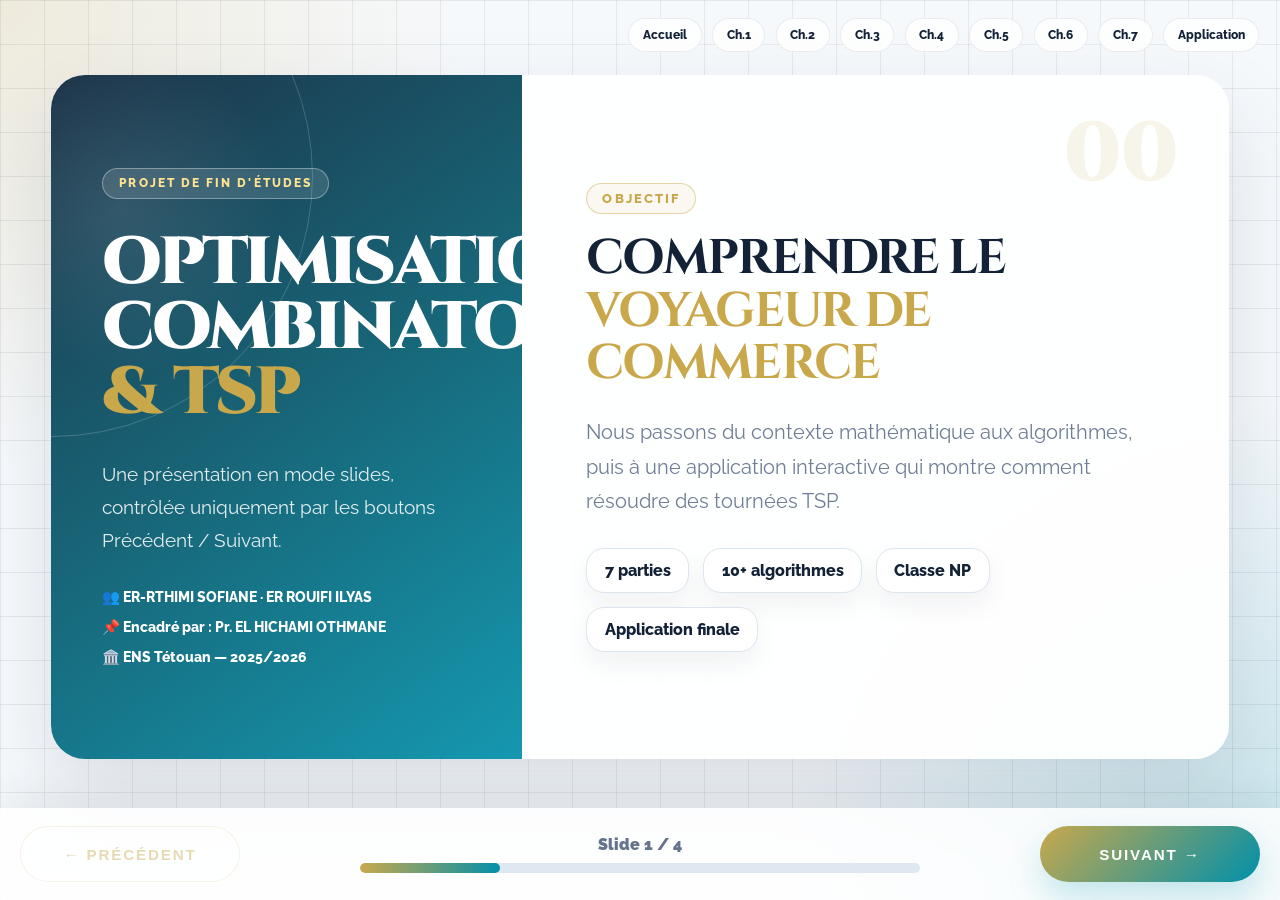
<file: index.html>
<!DOCTYPE html>
<html lang="fr">
<head>
  <meta charset="UTF-8">
  <meta name="viewport" content="width=device-width, initial-scale=1.0">
  <title>PFE | Optimisation Combinatoire & TSP</title>
  <link href="https://fonts.googleapis.com/css2?family=Cinzel:wght@400;500;600;700;900&family=Raleway:wght@300;400;500;600;700;800;900&family=JetBrains+Mono:wght@400;500&display=swap" rel="stylesheet">
  <link rel="stylesheet" href="assets/slide-deck.css">
</head>
<body>
  <div class="top-links"><a href="#">Accueil</a><a href="pages/01-introduction.html">Ch.1</a><a href="pages/02-optimisation-combinatoire.html">Ch.2</a><a href="pages/03-calculabilite.html">Ch.3</a><a href="pages/04-complexites.html">Ch.4</a><a href="pages/05-tsp.html">Ch.5</a><a href="pages/06-programmation-dynamique.html">Ch.6</a><a href="pages/07-methode-resolution.html">Ch.7</a><a href="tsp-world-pro.html">Application</a></div>
  <main class="deck-shell"><div id="slideRoot"></div></main>
  <footer class="deck-footer">
    <button id="prevSlide" class="nav-btn" type="button">← Précédent</button>
    <div class="progress-wrap"><div id="slideLabel" class="progress-label">Slide 1 / 1</div><div class="progress-track"><div id="progressFill" class="progress-fill"></div></div></div>
    <button id="nextSlide" class="nav-btn next" type="button">Suivant →</button>
  </footer>
  <script id="deck-data" type="application/json">{"title": "Optimisation\n*Combinatoire & TSP*", "subtitle": "Présentation complète en mode slides.", "pageTitle": "PFE | Optimisation Combinatoire & TSP", "kicker": "Projet de fin d'études", "slides": [{"kicker": "Projet de fin d'études", "leftTitle": "Optimisation\nCombinatoire\n* & TSP*", "leftSubtitle": "Une présentation en mode slides, contrôlée uniquement par les boutons Précédent / Suivant.", "meta": ["👥 ER-RTHIMI SOFIANE · ER ROUIFI ILYAS", "📌 Encadré par : Pr. EL HICHAMI OTHMANE", "🏛️ ENS Tétouan — 2025/2026"], "objective": "Objectif", "title": "Comprendre le *Voyageur de Commerce*", "text": "Nous passons du contexte mathématique aux algorithmes, puis à une application interactive qui montre comment résoudre des tournées TSP.", "chips": ["7 parties", "10+ algorithmes", "Classe NP", "Application finale"]}, {"kicker": "Introduction", "leftTitle": "Pourquoi\n*Optimiser ?*", "leftSubtitle": "Choisir la meilleure solution parmi un ensemble fini de possibilités.", "title": "L'optimisation dans le monde réel", "bullets": ["Transport : réduire distances, coûts et délais.", "Industrie : planifier la production et l'ordonnancement.", "Informatique : indexation, routage, allocation de ressources.", "Énergie et santé : placement optimal, imagerie et aide à la décision."]}, {"kicker": "Plan", "leftTitle": "Les\n*Chapitres*", "leftSubtitle": "Un parcours progressif vers le TSP.", "title": "Structure du mémoire", "bullets": ["Introduction générale et contexte scientifique.", "Optimisation combinatoire et formulations mathématiques.", "Calculabilité, décidabilité et limites des algorithmes.", "Complexité : P, NP, NP-complet et NP-difficile."], "chips": ["Ch.1–4"]}, {"kicker": "Plan", "leftTitle": "TSP &\n*Résolution*", "leftSubtitle": "Du problème aux méthodes exactes et approchées.", "title": "La deuxième partie", "bullets": ["Définition et variantes du Problème du Voyageur de Commerce.", "Programmation dynamique avec Held-Karp.", "Méthodes exactes, heuristiques et métaheuristiques.", "Application interactive finale pour visualiser les tournées."], "chips": ["Ch.5–7", "Application"]}]}</script>
  <script src="assets/slide-deck.js"></script>
</body>
</html>
</file>
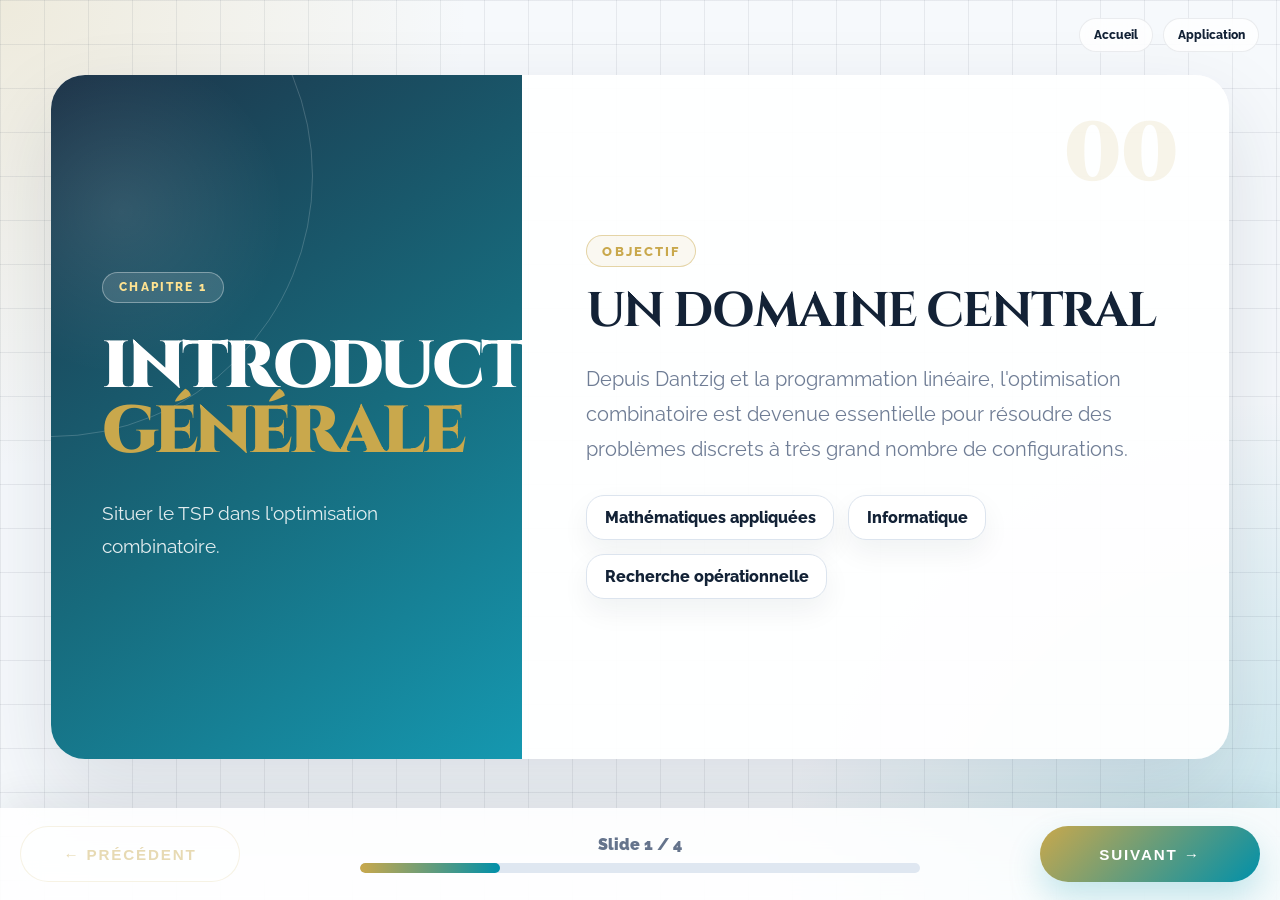
<file: pages/01-introduction.html>
<!DOCTYPE html>
<html lang="fr">
<head>
  <meta charset="UTF-8">
  <meta name="viewport" content="width=device-width, initial-scale=1.0">
  <title>Chapitre 1 | Introduction</title>
  <link href="https://fonts.googleapis.com/css2?family=Cinzel:wght@400;500;600;700;900&family=Raleway:wght@300;400;500;600;700;800;900&family=JetBrains+Mono:wght@400;500&display=swap" rel="stylesheet">
  <link rel="stylesheet" href="../assets/slide-deck.css">
</head>
<body>
  <div class="top-links"><a href="../index.html">Accueil</a><a href="../tsp-world-pro.html">Application</a></div>
  <main class="deck-shell"><div id="slideRoot"></div></main>
  <footer class="deck-footer">
    <button id="prevSlide" class="nav-btn" type="button">← Précédent</button>
    <div class="progress-wrap"><div id="slideLabel" class="progress-label">Slide 1 / 1</div><div class="progress-track"><div id="progressFill" class="progress-fill"></div></div></div>
    <button id="nextSlide" class="nav-btn next" type="button">Suivant →</button>
  </footer>
  <script id="deck-data" type="application/json">{"title": "Introduction\n*Générale*", "subtitle": "Contexte, histoire et plan du mémoire.", "pageTitle": "Chapitre 1 | Introduction", "kicker": "Projet de fin d'études", "slides": [{"kicker": "Chapitre 1", "leftTitle": "Introduction\n*Générale*", "leftSubtitle": "Situer le TSP dans l'optimisation combinatoire.", "title": "Un domaine central", "text": "Depuis Dantzig et la programmation linéaire, l'optimisation combinatoire est devenue essentielle pour résoudre des problèmes discrets à très grand nombre de configurations.", "chips": ["Mathématiques appliquées", "Informatique", "Recherche opérationnelle"]}, {"kicker": "Applications", "leftTitle": "Optimiser\n*Le Réel*", "leftSubtitle": "Chercher la meilleure décision dans un ensemble fini.", "title": "Où intervient-elle ?", "bullets": ["Finance : gestion de portefeuilles et arbitrage.", "Véhicules autonomes : traitement en temps réel et navigation.", "Médecine : imagerie diagnostique et aide à la décision.", "Énergie : localisation optimale de parcs éoliens."]}, {"kicker": "TSP", "leftTitle": "Le Voyageur\n*De Commerce*", "leftSubtitle": "Un problème emblématique de la discipline.", "title": "Pourquoi le TSP ?", "text": "Le TSP consiste à visiter chaque ville exactement une fois et revenir au départ avec une distance minimale. Sa simplicité apparente cache une explosion combinatoire majeure.", "chips": ["Dantzig", "Fulkerson", "Johnson", "1954"]}, {"kicker": "Plan", "leftTitle": "Plan du\n*Mémoire*", "leftSubtitle": "Des bases théoriques à l'application finale.", "title": "Les étapes", "bullets": ["Optimisation combinatoire et modèles mathématiques.", "Calculabilité et décidabilité.", "Complexité P, NP, NP-complet, NP-difficile.", "TSP, programmation dynamique et méthodes de résolution."]}]}</script>
  <script src="../assets/slide-deck.js"></script>
</body>
</html>
</file>
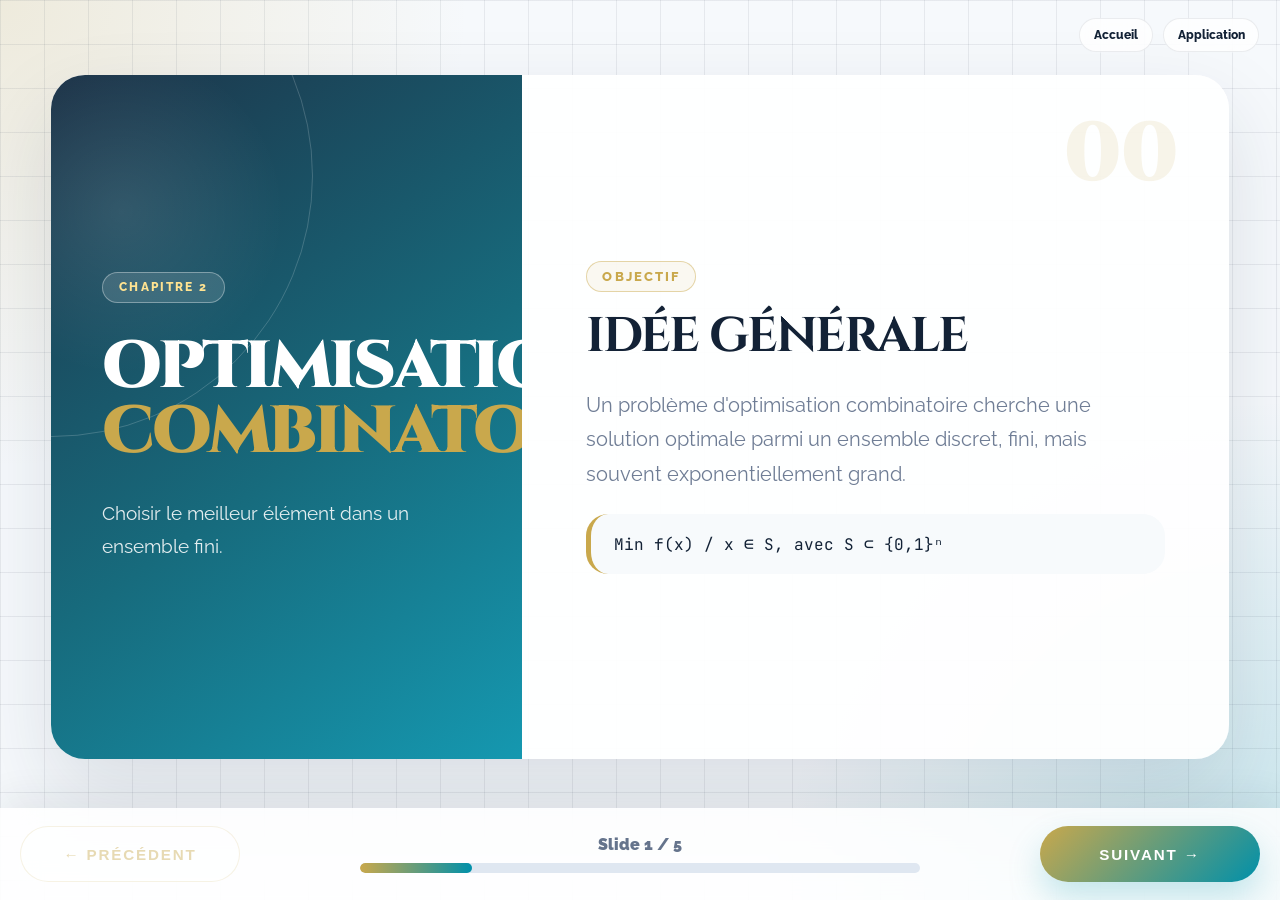
<file: pages/02-optimisation-combinatoire.html>
<!DOCTYPE html>
<html lang="fr">
<head>
  <meta charset="UTF-8">
  <meta name="viewport" content="width=device-width, initial-scale=1.0">
  <title>Chapitre 2 | Optimisation Combinatoire</title>
  <link href="https://fonts.googleapis.com/css2?family=Cinzel:wght@400;500;600;700;900&family=Raleway:wght@300;400;500;600;700;800;900&family=JetBrains+Mono:wght@400;500&display=swap" rel="stylesheet">
  <link rel="stylesheet" href="../assets/slide-deck.css">
</head>
<body>
  <div class="top-links"><a href="../index.html">Accueil</a><a href="../tsp-world-pro.html">Application</a></div>
  <main class="deck-shell"><div id="slideRoot"></div></main>
  <footer class="deck-footer">
    <button id="prevSlide" class="nav-btn" type="button">← Précédent</button>
    <div class="progress-wrap"><div id="slideLabel" class="progress-label">Slide 1 / 1</div><div class="progress-track"><div id="progressFill" class="progress-fill"></div></div></div>
    <button id="nextSlide" class="nav-btn next" type="button">Suivant →</button>
  </footer>
  <script id="deck-data" type="application/json">{"title": "Optimisation\n*Combinatoire*", "subtitle": "Définitions, modèles et classification.", "pageTitle": "Chapitre 2 | Optimisation Combinatoire", "kicker": "Projet de fin d'études", "slides": [{"kicker": "Chapitre 2", "leftTitle": "Optimisation\n*Combinatoire*", "leftSubtitle": "Choisir le meilleur élément dans un ensemble fini.", "title": "Idée générale", "text": "Un problème d'optimisation combinatoire cherche une solution optimale parmi un ensemble discret, fini, mais souvent exponentiellement grand.", "formula": "Min f(x) / x ∈ S, avec S ⊂ {0,1}ⁿ"}, {"kicker": "Modélisation", "leftTitle": "Formaliser\n*Le Problème*", "leftSubtitle": "Objectif, contraintes et solutions admissibles.", "title": "Les ingrédients", "bullets": ["Une fonction objectif à minimiser ou maximiser.", "Un ensemble S de solutions réalisables.", "Des variables discrètes ou binaires.", "Des contraintes qui définissent les choix autorisés."]}, {"kicker": "PLNE", "leftTitle": "Programmation\n*Entière*", "leftSubtitle": "Un cadre déterministe pour les décisions discrètes.", "title": "Programmation linéaire en nombres entiers", "text": "La PLNE permet de représenter des choix oui/non et des contraintes linéaires. Elle est très utilisée pour l'affectation, le transport, la production et les tournées.", "chips": ["Variables binaires", "Contraintes", "Optimum"]}, {"kicker": "Stochastique", "leftTitle": "Décider\n*Avec Incertitude*", "leftSubtitle": "Des scénarios pour anticiper le hasard.", "title": "Programmation stochastique", "bullets": ["Introduire plusieurs scénarios possibles.", "Optimiser une espérance ou une décision robuste.", "Modéliser les coûts, demandes ou durées incertaines."]}, {"kicker": "Méthodes", "leftTitle": "Résoudre\n*Ou Approcher*", "leftSubtitle": "Deux grandes familles de techniques.", "title": "Classification", "bullets": ["Méthodes exactes : garantissent l'optimalité mais peuvent être coûteuses.", "Heuristiques : cherchent rapidement de bonnes solutions.", "Métaheuristiques : guident l'exploration de grands espaces de recherche."]}]}</script>
  <script src="../assets/slide-deck.js"></script>
</body>
</html>
</file>
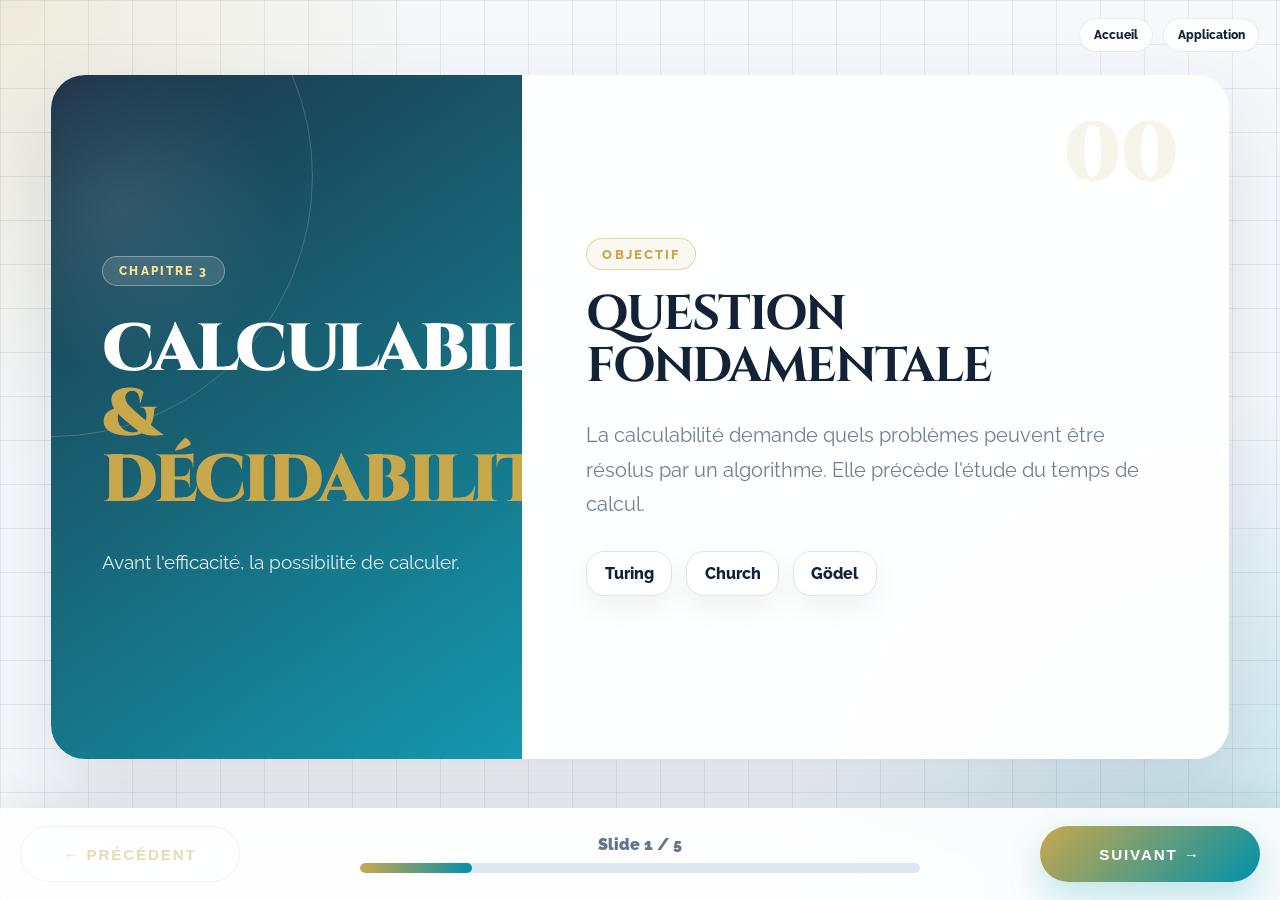
<file: pages/03-calculabilite.html>
<!DOCTYPE html>
<html lang="fr">
<head>
  <meta charset="UTF-8">
  <meta name="viewport" content="width=device-width, initial-scale=1.0">
  <title>Chapitre 3 | Calculabilité</title>
  <link href="https://fonts.googleapis.com/css2?family=Cinzel:wght@400;500;600;700;900&family=Raleway:wght@300;400;500;600;700;800;900&family=JetBrains+Mono:wght@400;500&display=swap" rel="stylesheet">
  <link rel="stylesheet" href="../assets/slide-deck.css">
</head>
<body>
  <div class="top-links"><a href="../index.html">Accueil</a><a href="../tsp-world-pro.html">Application</a></div>
  <main class="deck-shell"><div id="slideRoot"></div></main>
  <footer class="deck-footer">
    <button id="prevSlide" class="nav-btn" type="button">← Précédent</button>
    <div class="progress-wrap"><div id="slideLabel" class="progress-label">Slide 1 / 1</div><div class="progress-track"><div id="progressFill" class="progress-fill"></div></div></div>
    <button id="nextSlide" class="nav-btn next" type="button">Suivant →</button>
  </footer>
  <script id="deck-data" type="application/json">{"title": "Calculabilité\n*& Décidabilité*", "subtitle": "Savoir si un problème peut être résolu par algorithme.", "pageTitle": "Chapitre 3 | Calculabilité", "kicker": "Projet de fin d'études", "slides": [{"kicker": "Chapitre 3", "leftTitle": "Calculabilité\n*& Décidabilité*", "leftSubtitle": "Avant l'efficacité, la possibilité de calculer.", "title": "Question fondamentale", "text": "La calculabilité demande quels problèmes peuvent être résolus par un algorithme. Elle précède l'étude du temps de calcul.", "chips": ["Turing", "Church", "Gödel"]}, {"kicker": "Machine", "leftTitle": "Machine\n*De Turing*", "leftSubtitle": "Un modèle abstrait universel du calcul.", "title": "Principe", "bullets": ["Un ruban contenant des symboles.", "Une tête de lecture/écriture.", "Un ensemble fini d'états et de transitions.", "Un calcul qui s'arrête ou continue indéfiniment."]}, {"kicker": "Décision", "leftTitle": "Problèmes\n*Décidables*", "leftSubtitle": "Réponse oui/non en temps fini.", "title": "Décidable vs indécidable", "text": "Un problème est décidable s'il existe un algorithme qui s'arrête toujours et donne la bonne réponse. Le problème de l'arrêt montre que tout n'est pas décidable."}, {"kicker": "TSP", "leftTitle": "Le TSP Est\n*Décidable*", "leftSubtitle": "L'ensemble des tournées est fini.", "title": "Mais pas forcément efficace", "text": "On peut énumérer toutes les tournées et choisir la meilleure. Le problème n'est donc pas l'existence d'un algorithme, mais son coût explosif.", "formula": "Nombre de tournées ≈ (n - 1)! / 2"}, {"kicker": "Transition", "leftTitle": "Vers La\n*Complexité*", "leftSubtitle": "Mesurer l'efficacité des algorithmes.", "title": "La prochaine question", "text": "Parmi les problèmes décidables, lesquels peuvent être résolus efficacement ? C'est l'objet de la théorie de la complexité."}]}</script>
  <script src="../assets/slide-deck.js"></script>
</body>
</html>
</file>
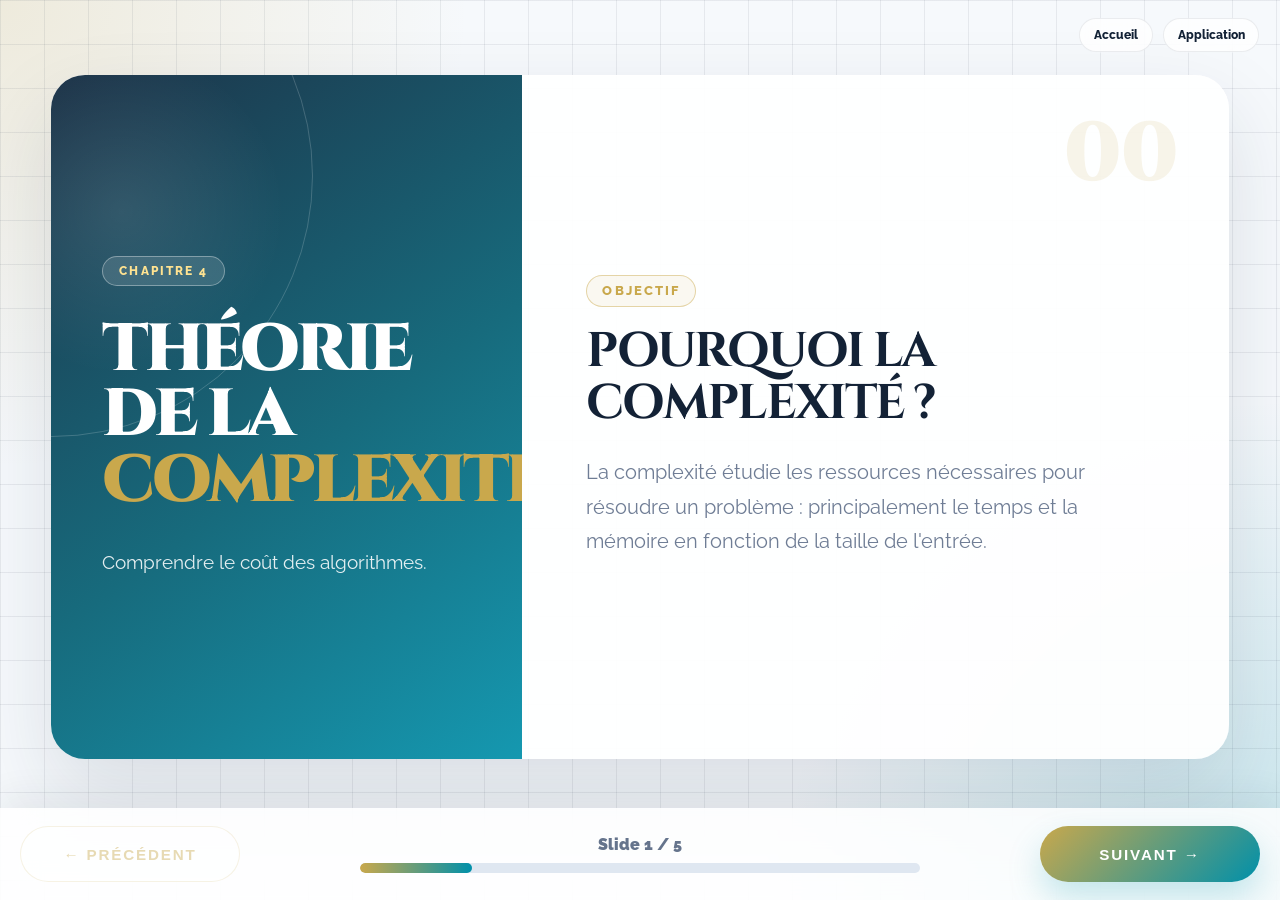
<file: pages/04-complexites.html>
<!DOCTYPE html>
<html lang="fr">
<head>
  <meta charset="UTF-8">
  <meta name="viewport" content="width=device-width, initial-scale=1.0">
  <title>Chapitre 4 | Complexité</title>
  <link href="https://fonts.googleapis.com/css2?family=Cinzel:wght@400;500;600;700;900&family=Raleway:wght@300;400;500;600;700;800;900&family=JetBrains+Mono:wght@400;500&display=swap" rel="stylesheet">
  <link rel="stylesheet" href="../assets/slide-deck.css">
</head>
<body>
  <div class="top-links"><a href="../index.html">Accueil</a><a href="../tsp-world-pro.html">Application</a></div>
  <main class="deck-shell"><div id="slideRoot"></div></main>
  <footer class="deck-footer">
    <button id="prevSlide" class="nav-btn" type="button">← Précédent</button>
    <div class="progress-wrap"><div id="slideLabel" class="progress-label">Slide 1 / 1</div><div class="progress-track"><div id="progressFill" class="progress-fill"></div></div></div>
    <button id="nextSlide" class="nav-btn next" type="button">Suivant →</button>
  </footer>
  <script id="deck-data" type="application/json">{"title": "Théorie De La\n*Complexité*", "subtitle": "Classes P, NP, NP-complet et NP-difficile.", "pageTitle": "Chapitre 4 | Complexité", "kicker": "Projet de fin d'études", "slides": [{"kicker": "Chapitre 4", "leftTitle": "Théorie De La\n*Complexité*", "leftSubtitle": "Comprendre le coût des algorithmes.", "title": "Pourquoi la complexité ?", "text": "La complexité étudie les ressources nécessaires pour résoudre un problème : principalement le temps et la mémoire en fonction de la taille de l'entrée."}, {"kicker": "Notation", "leftTitle": "Croissance\n*Asymptotique*", "leftSubtitle": "Comparer les algorithmes à grande échelle.", "title": "Notation O", "formula": "f(n) = O(g(n)) si f(n) ≤ c · g(n) à partir d'un certain n₀", "chips": ["O(1)", "O(n)", "O(n²)", "O(2ⁿ)", "O(n!)"]}, {"kicker": "Classe P", "leftTitle": "Problèmes\n*Efficaces*", "leftSubtitle": "Résolus en temps polynomial.", "title": "La classe P", "text": "P regroupe les problèmes décidables par un algorithme déterministe en temps polynomial. Ce sont les problèmes considérés comme efficacement résolubles."}, {"kicker": "Classe NP", "leftTitle": "Vérifier\n*Rapidement*", "leftSubtitle": "Une solution candidate peut être contrôlée efficacement.", "title": "La classe NP", "text": "NP contient les problèmes dont une solution proposée peut être vérifiée en temps polynomial.", "chips": ["Certificat", "Vérification", "Polynomial"]}, {"kicker": "Difficulté", "leftTitle": "NP-Complet\n*& NP-Difficile*", "leftSubtitle": "Les frontières de la résolution exacte.", "title": "Le rôle des réductions", "bullets": ["NP-complet : problème dans NP aussi difficile que tous les problèmes de NP.", "NP-difficile : au moins aussi difficile que les problèmes de NP, pas forcément dans NP.", "Le TSP d'optimisation est NP-difficile."]}]}</script>
  <script src="../assets/slide-deck.js"></script>
</body>
</html>
</file>
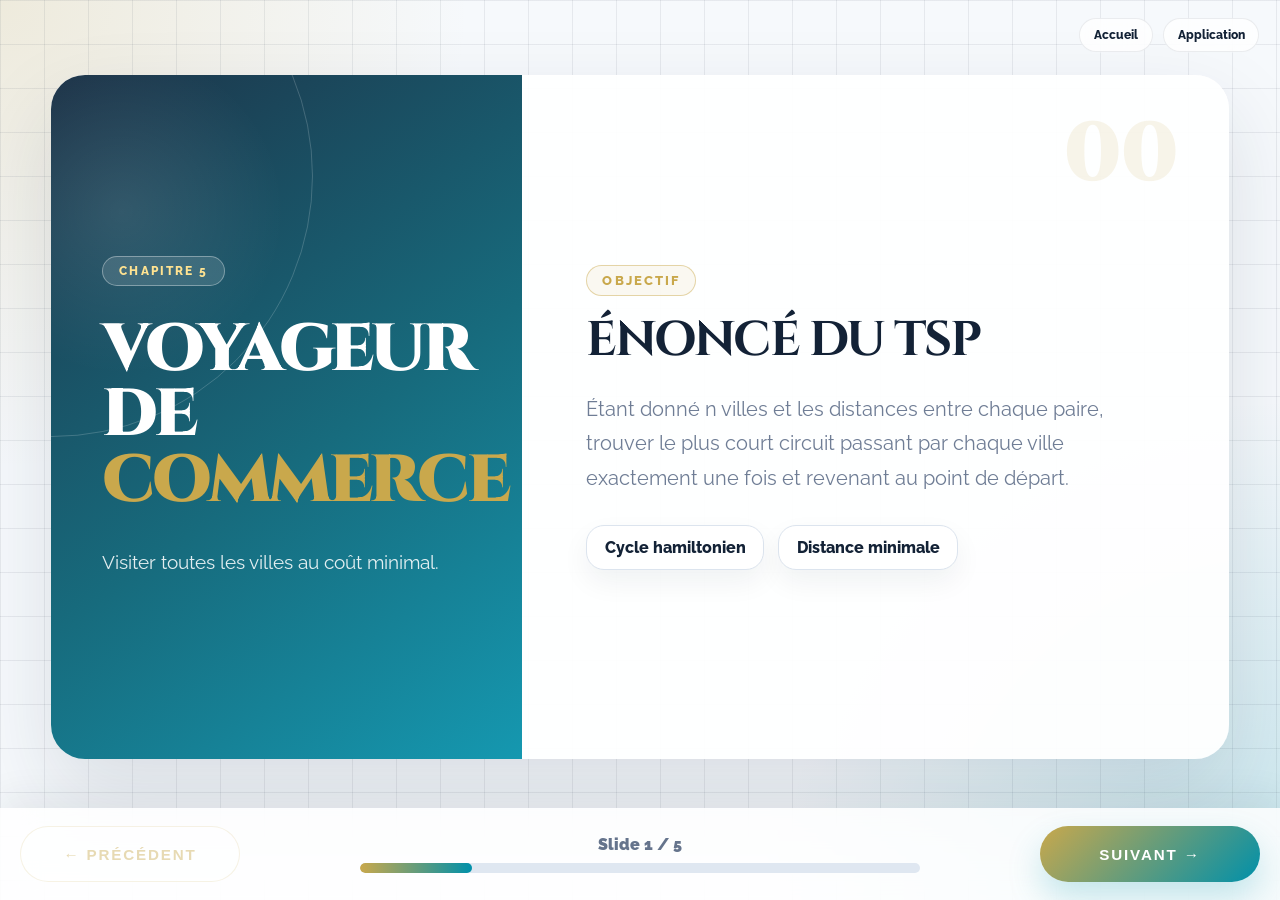
<file: pages/05-tsp.html>
<!DOCTYPE html>
<html lang="fr">
<head>
  <meta charset="UTF-8">
  <meta name="viewport" content="width=device-width, initial-scale=1.0">
  <title>Chapitre 5 | TSP</title>
  <link href="https://fonts.googleapis.com/css2?family=Cinzel:wght@400;500;600;700;900&family=Raleway:wght@300;400;500;600;700;800;900&family=JetBrains+Mono:wght@400;500&display=swap" rel="stylesheet">
  <link rel="stylesheet" href="../assets/slide-deck.css">
</head>
<body>
  <div class="top-links"><a href="../index.html">Accueil</a><a href="../tsp-world-pro.html">Application</a></div>
  <main class="deck-shell"><div id="slideRoot"></div></main>
  <footer class="deck-footer">
    <button id="prevSlide" class="nav-btn" type="button">← Précédent</button>
    <div class="progress-wrap"><div id="slideLabel" class="progress-label">Slide 1 / 1</div><div class="progress-track"><div id="progressFill" class="progress-fill"></div></div></div>
    <button id="nextSlide" class="nav-btn next" type="button">Suivant →</button>
  </footer>
  <script id="deck-data" type="application/json">{"title": "Problème Du Voyageur\n*De Commerce*", "subtitle": "Définition, variantes et explosion combinatoire.", "pageTitle": "Chapitre 5 | TSP", "kicker": "Projet de fin d'études", "slides": [{"kicker": "Chapitre 5", "leftTitle": "Voyageur De\n*Commerce*", "leftSubtitle": "Visiter toutes les villes au coût minimal.", "title": "Énoncé du TSP", "text": "Étant donné n villes et les distances entre chaque paire, trouver le plus court circuit passant par chaque ville exactement une fois et revenant au point de départ.", "chips": ["Cycle hamiltonien", "Distance minimale"]}, {"kicker": "Graphe", "leftTitle": "Modèle\n*Mathématique*", "leftSubtitle": "Villes, arêtes et coûts.", "title": "Formulation", "bullets": ["Les villes sont les sommets du graphe.", "Les routes sont les arêtes.", "Chaque arête possède un coût ou une distance.", "La solution est un cycle qui passe une seule fois par chaque sommet."]}, {"kicker": "Explosion", "leftTitle": "Pourquoi C'est\n*Difficile*", "leftSubtitle": "Le nombre de tournées augmente très vite.", "title": "Explosion combinatoire", "formula": "Pour n villes : (n - 1)! / 2 tournées possibles dans le cas symétrique"}, {"kicker": "Variantes", "leftTitle": "Plusieurs\n*Versions*", "leftSubtitle": "Selon la structure des distances et contraintes.", "title": "Familles de TSP", "bullets": ["TSP symétrique : d(i,j) = d(j,i).", "TSP asymétrique : les coûts dépendent du sens.", "TSP métrique : inégalité triangulaire.", "TSP avec fenêtres de temps ou plusieurs voyageurs."]}, {"kicker": "Applications", "leftTitle": "Du Modèle\n*Au Terrain*", "leftSubtitle": "Transport, logistique, robotique et données.", "title": "Utilisations", "bullets": ["Planification de tournées de livraison.", "Routage de circuits électroniques.", "Séquençage, robotique et inspection.", "Optimisation de trajectoires dans les applications interactives."]}]}</script>
  <script src="../assets/slide-deck.js"></script>
</body>
</html>
</file>
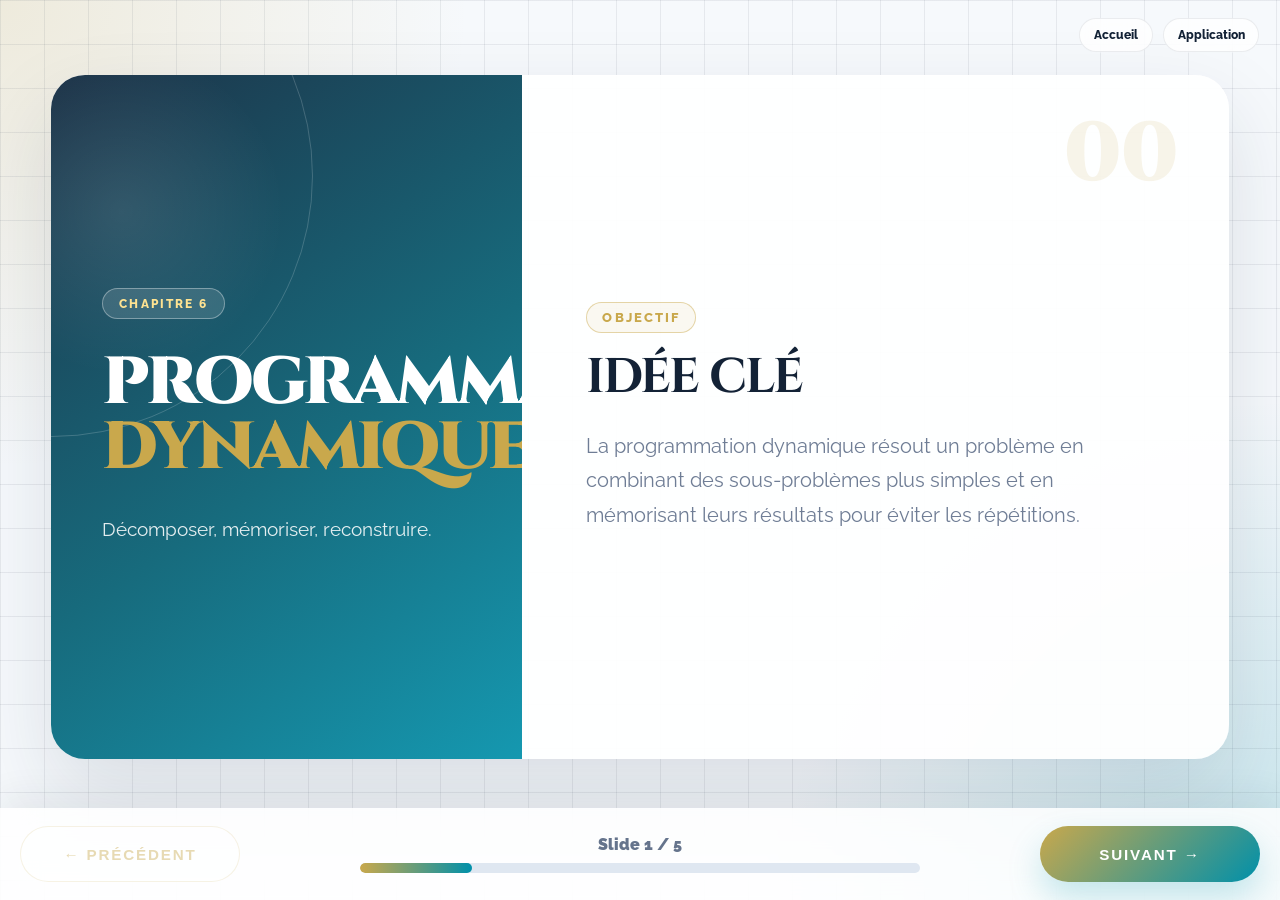
<file: pages/06-programmation-dynamique.html>
<!DOCTYPE html>
<html lang="fr">
<head>
  <meta charset="UTF-8">
  <meta name="viewport" content="width=device-width, initial-scale=1.0">
  <title>Chapitre 6 | Programmation Dynamique</title>
  <link href="https://fonts.googleapis.com/css2?family=Cinzel:wght@400;500;600;700;900&family=Raleway:wght@300;400;500;600;700;800;900&family=JetBrains+Mono:wght@400;500&display=swap" rel="stylesheet">
  <link rel="stylesheet" href="../assets/slide-deck.css">
</head>
<body>
  <div class="top-links"><a href="../index.html">Accueil</a><a href="../tsp-world-pro.html">Application</a></div>
  <main class="deck-shell"><div id="slideRoot"></div></main>
  <footer class="deck-footer">
    <button id="prevSlide" class="nav-btn" type="button">← Précédent</button>
    <div class="progress-wrap"><div id="slideLabel" class="progress-label">Slide 1 / 1</div><div class="progress-track"><div id="progressFill" class="progress-fill"></div></div></div>
    <button id="nextSlide" class="nav-btn next" type="button">Suivant →</button>
  </footer>
  <script id="deck-data" type="application/json">{"title": "Programmation\n*Dynamique*", "subtitle": "Principe de Bellman et algorithme de Held-Karp.", "pageTitle": "Chapitre 6 | Programmation Dynamique", "kicker": "Projet de fin d'études", "slides": [{"kicker": "Chapitre 6", "leftTitle": "Programmation\n*Dynamique*", "leftSubtitle": "Décomposer, mémoriser, reconstruire.", "title": "Idée clé", "text": "La programmation dynamique résout un problème en combinant des sous-problèmes plus simples et en mémorisant leurs résultats pour éviter les répétitions."}, {"kicker": "Bellman", "leftTitle": "Principe\n*D'Optimalité*", "leftSubtitle": "Une solution optimale contient des sous-solutions optimales.", "title": "Principe de Bellman", "text": "Si une tournée optimale passe par un état intermédiaire, alors le chemin partiel menant à cet état doit lui aussi être optimal pour ce sous-problème."}, {"kicker": "État", "leftTitle": "Table\n*Dynamique*", "leftSubtitle": "Mémoriser les meilleurs chemins partiels.", "title": "État Held-Karp", "formula": "DP[S][j] = coût minimal pour partir de 0, visiter S, et terminer en j"}, {"kicker": "Transition", "leftTitle": "Construire\n*La Solution*", "leftSubtitle": "Ajouter progressivement les villes.", "title": "Récurrence", "formula": "DP[S][j] = minᵢ∈S, i≠j DP[S\\{j}][i] + d(i,j)"}, {"kicker": "Complexité", "leftTitle": "Gain Sur\n*La Force Brute*", "leftSubtitle": "Toujours exponentiel, mais mieux organisé.", "title": "Held-Karp", "text": "L'algorithme réduit fortement l'énumération naïve, avec une complexité O(n² · 2ⁿ) au lieu de O(n!).", "chips": ["Temps : O(n²·2ⁿ)", "Mémoire : O(n·2ⁿ)"]}]}</script>
  <script src="../assets/slide-deck.js"></script>
</body>
</html>
</file>
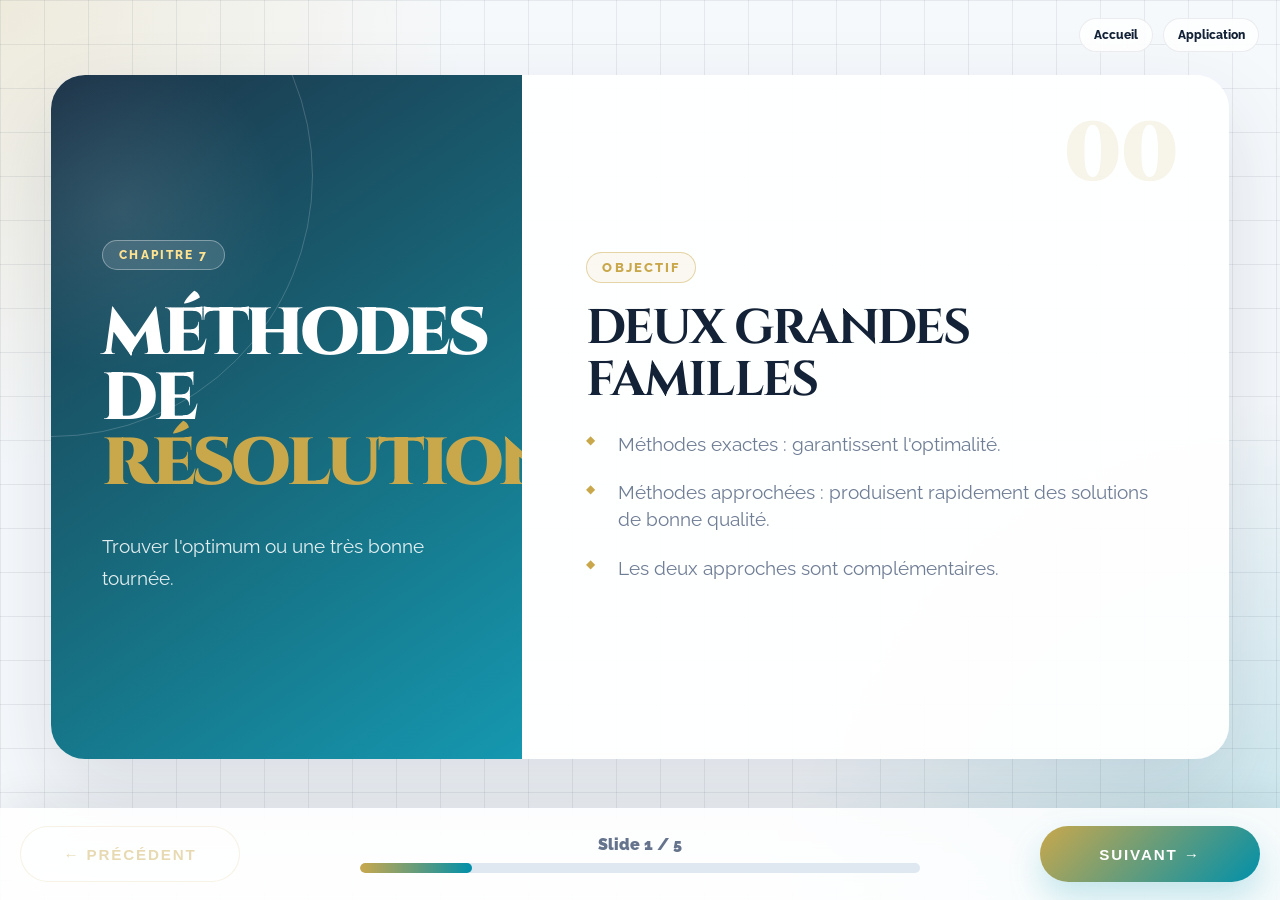
<file: pages/07-methode-resolution.html>
<!DOCTYPE html>
<html lang="fr">
<head>
  <meta charset="UTF-8">
  <meta name="viewport" content="width=device-width, initial-scale=1.0">
  <title>Chapitre 7 | Méthodes de Résolution</title>
  <link href="https://fonts.googleapis.com/css2?family=Cinzel:wght@400;500;600;700;900&family=Raleway:wght@300;400;500;600;700;800;900&family=JetBrains+Mono:wght@400;500&display=swap" rel="stylesheet">
  <link rel="stylesheet" href="../assets/slide-deck.css">
</head>
<body>
  <div class="top-links"><a href="../index.html">Accueil</a><a href="../tsp-world-pro.html">Application</a></div>
  <main class="deck-shell"><div id="slideRoot"></div></main>
  <footer class="deck-footer">
    <button id="prevSlide" class="nav-btn" type="button">← Précédent</button>
    <div class="progress-wrap"><div id="slideLabel" class="progress-label">Slide 1 / 1</div><div class="progress-track"><div id="progressFill" class="progress-fill"></div></div></div>
    <button id="nextSlide" class="nav-btn next" type="button">Suivant →</button>
  </footer>
  <script id="deck-data" type="application/json">{"title": "Méthodes De\n*Résolution*", "subtitle": "Exactes, heuristiques et métaheuristiques.", "pageTitle": "Chapitre 7 | Méthodes de Résolution", "kicker": "Projet de fin d'études", "slides": [{"kicker": "Chapitre 7", "leftTitle": "Méthodes De\n*Résolution*", "leftSubtitle": "Trouver l'optimum ou une très bonne tournée.", "title": "Deux grandes familles", "bullets": ["Méthodes exactes : garantissent l'optimalité.", "Méthodes approchées : produisent rapidement des solutions de bonne qualité.", "Les deux approches sont complémentaires."]}, {"kicker": "Exactes", "leftTitle": "Prouver\n*L'Optimalité*", "leftSubtitle": "Explorer intelligemment l'espace de recherche.", "title": "Branch & Bound / Branch & Cut", "bullets": ["Diviser le problème en sous-problèmes.", "Calculer des bornes inférieures et supérieures.", "Éliminer les branches qui ne peuvent pas améliorer la solution.", "Ajouter des coupes pour renforcer le modèle."]}, {"kicker": "Approximation", "leftTitle": "Garanties\n*Théoriques*", "leftSubtitle": "Cas métrique et algorithme de Christofides.", "title": "Christofides", "text": "Pour le TSP métrique, Christofides construit une tournée dont la longueur est au plus 1,5 fois l'optimum.", "chips": ["Arbre couvrant", "Couplage parfait", "Circuit eulérien"]}, {"kicker": "Métaheuristiques", "leftTitle": "Explorer\n*Grand*", "leftSubtitle": "Accepter parfois de mauvais mouvements pour sortir des minima locaux.", "title": "Recuit simulé et recherche tabou", "bullets": ["Recuit simulé : probabilité d'accepter une dégradation selon une température.", "Recherche tabou : mémoriser certains mouvements interdits pour diversifier.", "Objectif : équilibrer intensification et diversification."]}, {"kicker": "Population", "leftTitle": "Intelligence\n*Collective*", "leftSubtitle": "Plusieurs solutions évoluent ensemble.", "title": "AG et colonies de fourmis", "bullets": ["Algorithmes génétiques : sélection, croisement, mutation.", "Colonies de fourmis : phéromones et construction probabiliste.", "Très adaptés aux grands espaces combinatoires."]}]}</script>
  <script src="../assets/slide-deck.js"></script>
</body>
</html>
</file>
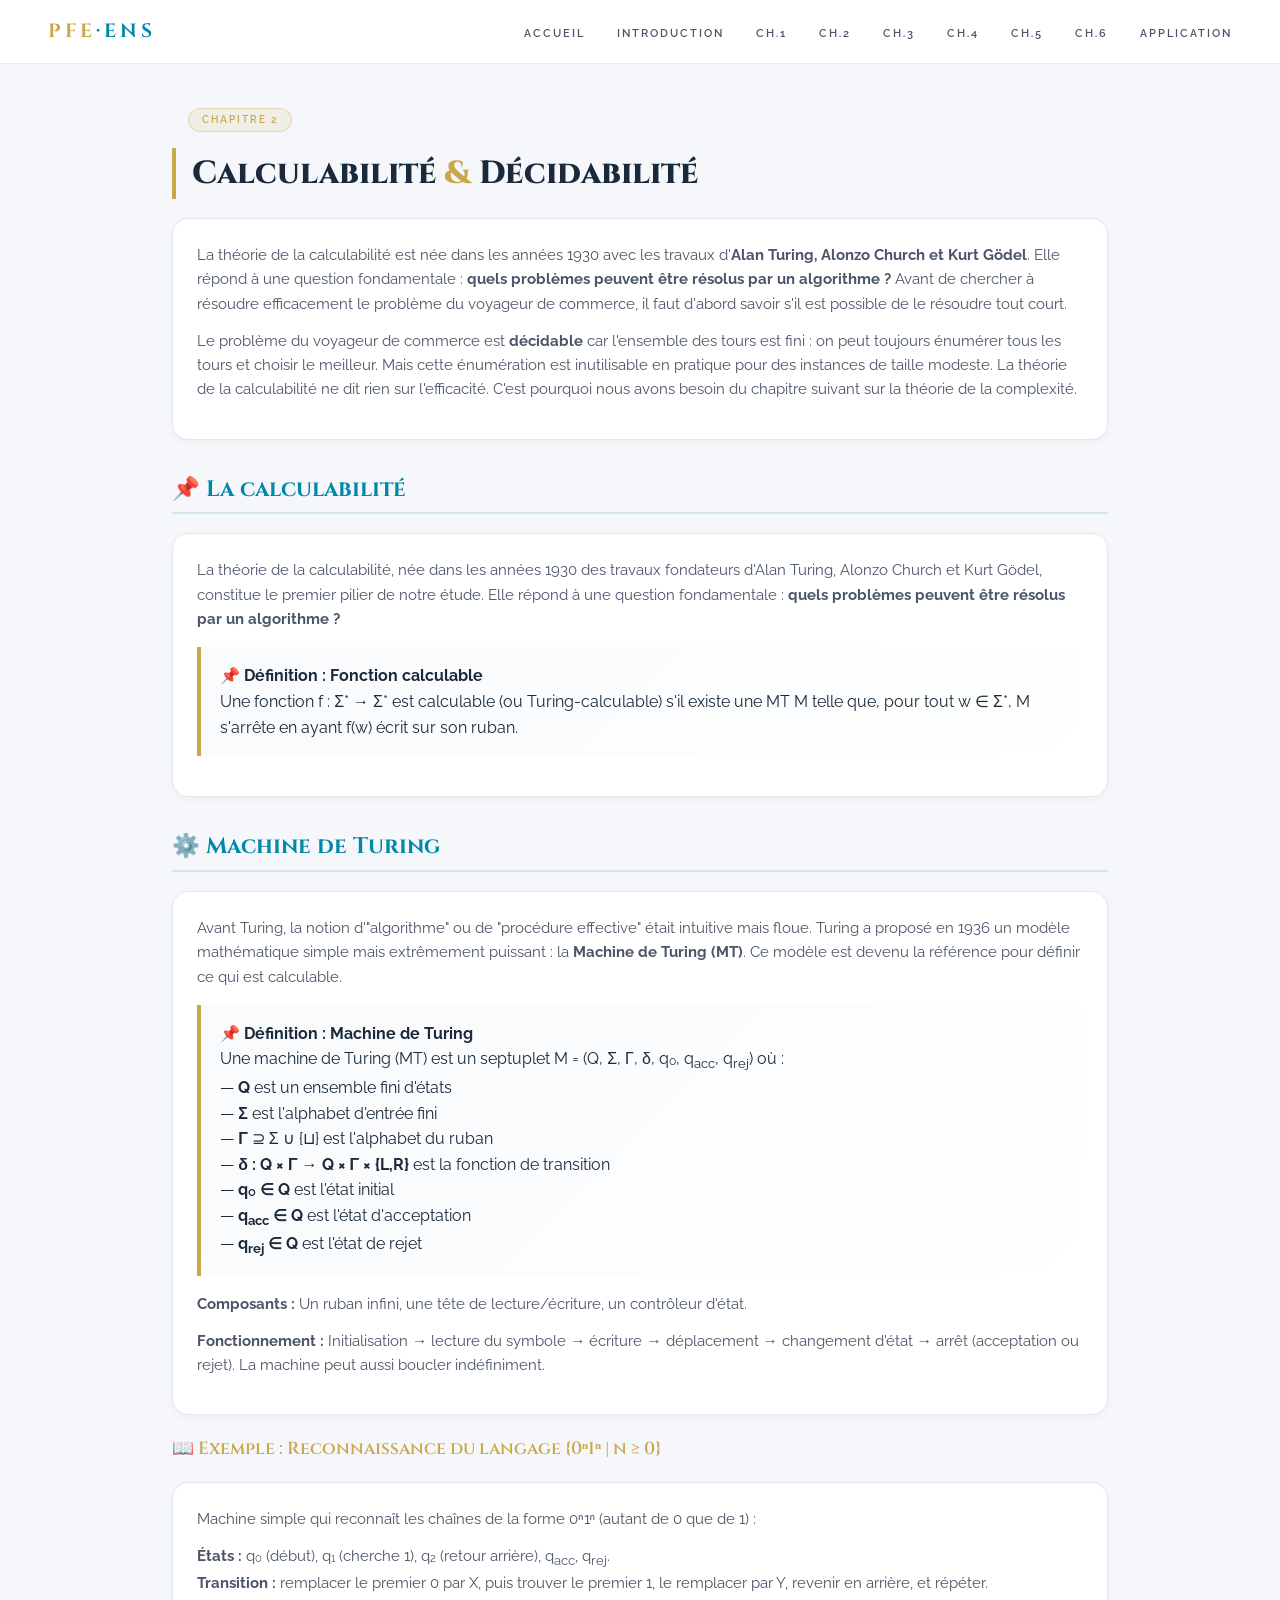
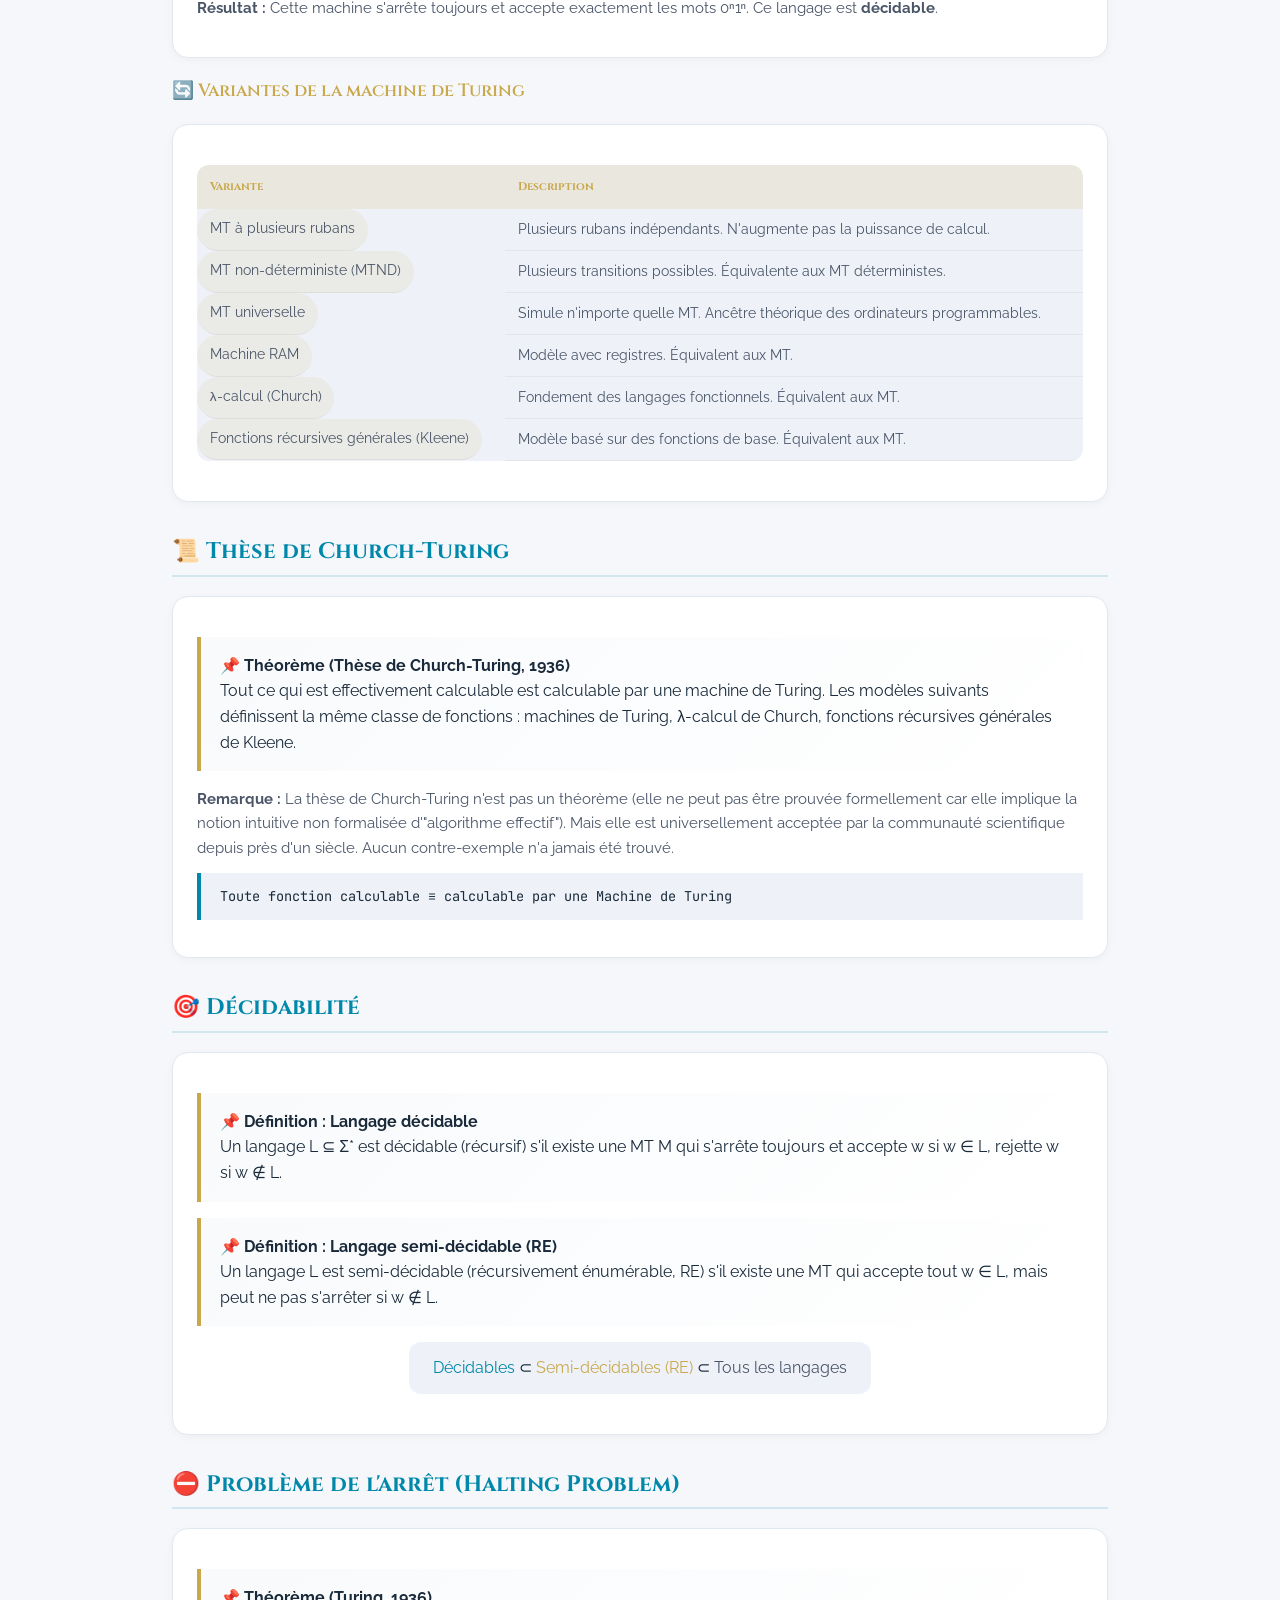
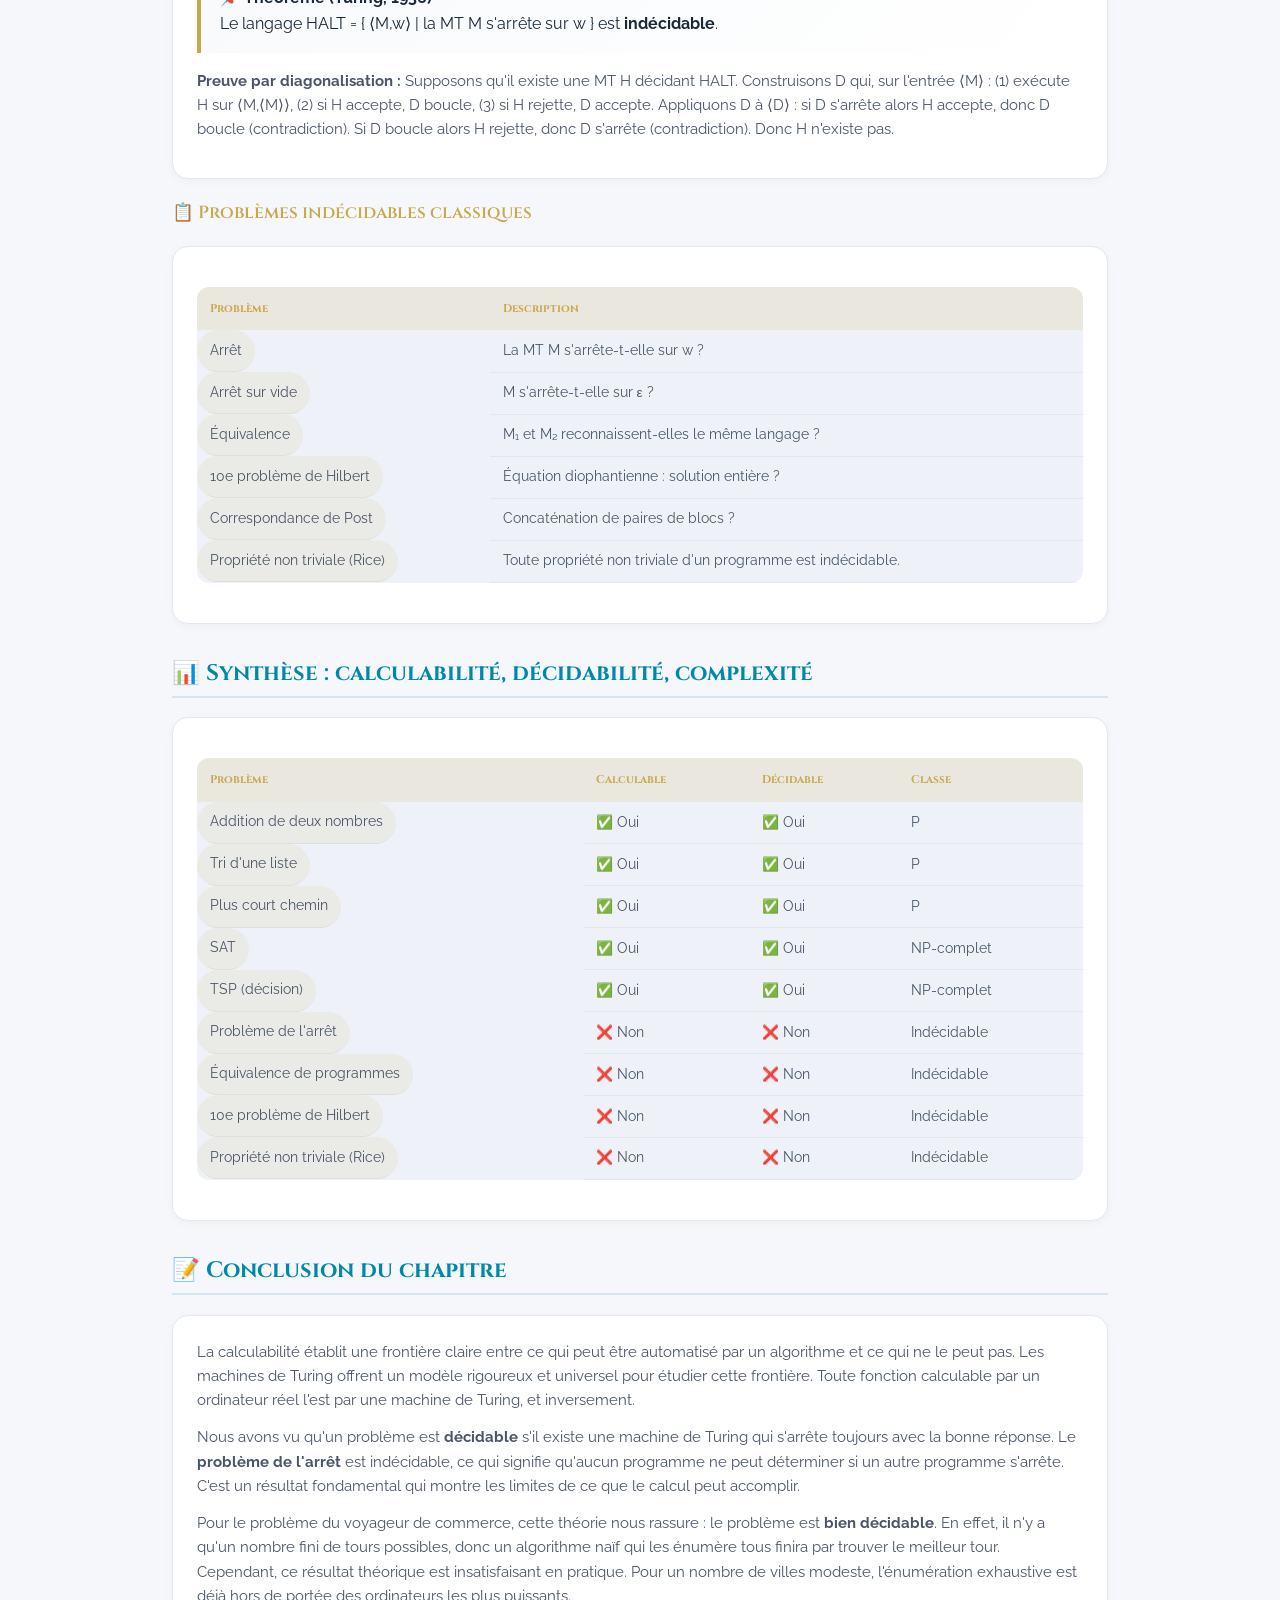
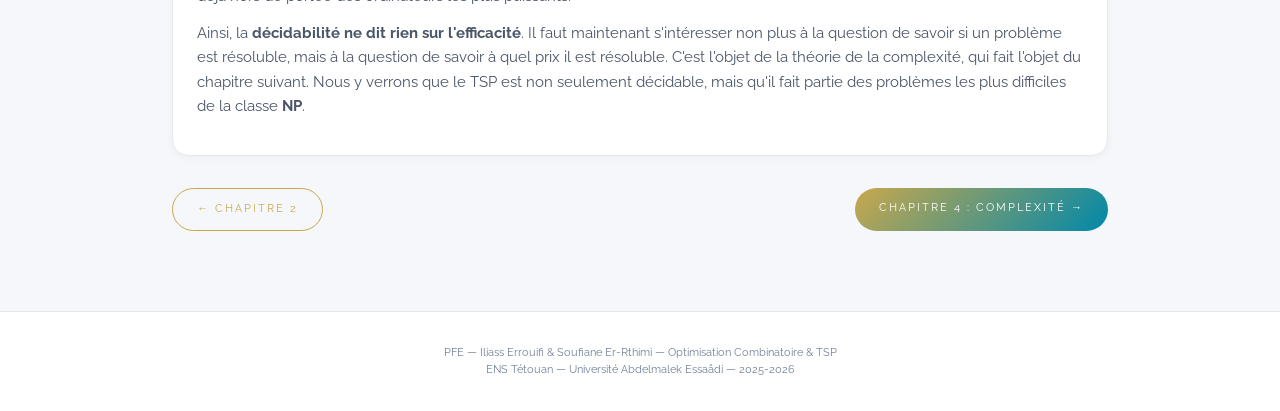
<file: pages/calculabilite.html>
<!DOCTYPE html>
<html lang="fr">
<head>
  <meta charset="UTF-8">
  <meta name="viewport" content="width=device-width, initial-scale=1.0">
  <title>Chapitre 3 | Calculabilité et Décidabilité | PFE 2025-2026</title>
  <link href="https://fonts.googleapis.com/css2?family=Cinzel:wght@400;500;600;700;900&family=Raleway:wght@300;400;500;600;700;800&family=JetBrains+Mono:wght@400;500&display=swap" rel="stylesheet">
  <style>
    * { margin: 0; padding: 0; box-sizing: border-box; }
    body {
      font-family: 'Raleway', sans-serif;
      background: #f5f7fb;
      color: #1a2a3a;
      line-height: 1.6;
    }
    .navbar {
      position: fixed; top: 0; width: 100%; padding: 1rem 3rem;
      background: rgba(255, 255, 255, 0.96); backdrop-filter: blur(12px);
      border-bottom: 1px solid rgba(0, 0, 0, 0.08); z-index: 1000;
      display: flex; justify-content: space-between; align-items: center;
    }
    .logo { font-family: 'Cinzel', serif; font-size: 1.2rem; font-weight: 700; letter-spacing: 4px; color: #c9a84c; text-decoration: none; }
    .logo span { color: #0088aa; }
    .nav-links { display: flex; gap: 2rem; list-style: none; }
    .nav-links a { color: #4a5568; text-decoration: none; font-size: 0.7rem; letter-spacing: 2px; text-transform: uppercase; transition: 0.3s; font-weight: 600; }
    .nav-links a:hover { color: #c9a84c; }
    .container { max-width: 1000px; margin: 0 auto; padding: 100px 2rem 3rem; }
    h1 { font-family: 'Cinzel', serif; font-size: 2rem; font-weight: 800; color: #1a2a3a; margin-bottom: 0.5rem; border-left: 4px solid #c9a84c; padding-left: 1rem; }
    h1 span { color: #c9a84c; }
    .chapitre-badge { display: inline-block; background: rgba(201,168,76,0.12); border: 1px solid rgba(201,168,76,0.3); border-radius: 50px; padding: 0.2rem 0.8rem; font-size: 0.6rem; letter-spacing: 2px; color: #c9a84c; margin: 0.5rem 0 1rem 1rem; font-weight: 600; }
    h2 { font-family: 'Cinzel', serif; font-size: 1.4rem; font-weight: 700; color: #0088aa; margin: 2rem 0 1rem; border-bottom: 2px solid rgba(0,136,170,0.15); padding-bottom: 0.3rem; }
    h3 { font-family: 'Cinzel', serif; font-size: 1.1rem; font-weight: 600; color: #c9a84c; margin: 1.2rem 0 0.6rem; }
    .card { background: white; border-radius: 16px; padding: 1.5rem; margin: 1.2rem 0; box-shadow: 0 2px 8px rgba(0,0,0,0.04); border: 1px solid #e2e8f0; }
    .card p { color: #4a5568; margin-bottom: 0.8rem; font-size: 0.95rem; }
    .definition { background: linear-gradient(135deg, #f8fafc, #ffffff); border-left: 4px solid #c9a84c; padding: 1rem 1.2rem; margin: 1rem 0; border-radius: 0 12px 12px 0; }
    .formula { background: #eef2f8; border-left: 4px solid #0088aa; padding: 0.8rem 1.2rem; font-family: 'JetBrains Mono', monospace; font-size: 0.85rem; color: #1a2a3a; margin: 0.8rem 0; overflow-x: auto; }
    .table-classes { width: 100%; border-collapse: collapse; background: #eef2f8; border-radius: 12px; overflow: hidden; margin: 1rem 0; }
    .table-classes th { background: rgba(201,168,76,0.15); padding: 0.8rem; font-family: 'Cinzel', serif; font-size: 0.7rem; color: #c9a84c; text-align: left; }
    .table-classes td { padding: 0.6rem 0.8rem; border-bottom: 1px solid rgba(0,0,0,0.05); color: #4a5568; font-size: 0.85rem; }
    .badge { display: inline-block; background: rgba(201,168,76,0.1); padding: 0.2rem 0.6rem; border-radius: 30px; font-size: 0.7rem; color: #c9a84c; margin-right: 0.5rem; }
    .btn-nav { display: flex; justify-content: space-between; margin-top: 2rem; gap: 1rem; }
    .btn-prev, .btn-next { padding: 0.7rem 1.5rem; text-decoration: none; border-radius: 50px; font-size: 0.7rem; letter-spacing: 2px; text-transform: uppercase; transition: 0.3s; }
    .btn-prev { border: 1px solid #c9a84c; color: #c9a84c; background: transparent; }
    .btn-prev:hover { background: rgba(201,168,76,0.1); }
    .btn-next { background: linear-gradient(135deg, #c9a84c, #0088aa); color: white; border: none; }
    .btn-next:hover { transform: translateX(3px); box-shadow: 0 5px 20px rgba(201,168,76,0.3); }
    footer { text-align: center; padding: 2rem; border-top: 1px solid #e2e8f0; background: #ffffff; margin-top: 2rem; color: #718096; font-size: 0.7rem; }
    @media (max-width: 768px) { .navbar { padding: 1rem; } .nav-links { display: none; } .container { padding: 80px 1rem 2rem; } h1 { font-size: 1.5rem; } }
  </style>
</head>
<body>

<nav class="navbar">
  <a href="../index.html" class="logo">PFE<span>·ENS</span></a>
  <ul class="nav-links">
    <li><a href="../index.html">Accueil</a></li>
    <li><a href="01-introduction.html">Introduction</a></li>
    <li><a href="02-optimisation-combinatoire.html">Ch.1</a></li>
    <li><a href="03-calculabilite.html">Ch.2</a></li>
    <li><a href="04-complexites.html">Ch.3</a></li>
    <li><a href="05-tsp.html">Ch.4</a></li>
    <li><a href="06-programmation-dynamique.html">Ch.5</a></li>
    <li><a href="07-methodes-resolution.html">Ch.6</a></li>
    <li><a href="../tsp-world-pro.html">Application</a></li>
  </ul>
</nav>

<div class="container">
  <span class="chapitre-badge">CHAPITRE 2</span>
  <h1>Calculabilité <span>&</span> Décidabilité</h1>

  <!-- INTRODUCTION -->
  <div class="card">
    <p>La théorie de la calculabilité est née dans les années 1930 avec les travaux d'<strong>Alan Turing, Alonzo Church et Kurt Gödel</strong>. Elle répond à une question fondamentale : <strong>quels problèmes peuvent être résolus par un algorithme ?</strong> Avant de chercher à résoudre efficacement le problème du voyageur de commerce, il faut d'abord savoir s'il est possible de le résoudre tout court.</p>
    <p>Le problème du voyageur de commerce est <strong>décidable</strong> car l'ensemble des tours est fini : on peut toujours énumérer tous les tours et choisir le meilleur. Mais cette énumération est inutilisable en pratique pour des instances de taille modeste. La théorie de la calculabilité ne dit rien sur l'efficacité. C'est pourquoi nous avons besoin du chapitre suivant sur la théorie de la complexité.</p>
  </div>

  <!-- LA CALCULABILITÉ -->
  <h2>📌 La calculabilité</h2>
  <div class="card">
    <p>La théorie de la calculabilité, née dans les années 1930 des travaux fondateurs d'Alan Turing, Alonzo Church et Kurt Gödel, constitue le premier pilier de notre étude. Elle répond à une question fondamentale : <strong>quels problèmes peuvent être résolus par un algorithme ?</strong></p>
    <div class="definition">
      <strong>📌 Définition : Fonction calculable</strong><br>
      Une fonction f : Σ* → Σ* est calculable (ou Turing-calculable) s'il existe une MT M telle que, pour tout w ∈ Σ*, M s'arrête en ayant f(w) écrit sur son ruban.
    </div>
  </div>

  <!-- MACHINE DE TURING -->
  <h2>⚙️ Machine de Turing</h2>
  <div class="card">
    <p>Avant Turing, la notion d'"algorithme" ou de "procédure effective" était intuitive mais floue. Turing a proposé en 1936 un modèle mathématique simple mais extrêmement puissant : la <strong>Machine de Turing (MT)</strong>. Ce modèle est devenu la référence pour définir ce qui est calculable.</p>
    <div class="definition">
      <strong>📌 Définition : Machine de Turing</strong><br>
      Une machine de Turing (MT) est un septuplet M = (Q, Σ, Γ, δ, q₀, q<sub>acc</sub>, q<sub>rej</sub>) où :<br>
      — <strong>Q</strong> est un ensemble fini d'états<br>
      — <strong>Σ</strong> est l'alphabet d'entrée fini<br>
      — <strong>Γ</strong> ⊇ Σ ∪ {⊔} est l'alphabet du ruban<br>
      — <strong>δ : Q × Γ → Q × Γ × {L,R}</strong> est la fonction de transition<br>
      — <strong>q₀ ∈ Q</strong> est l'état initial<br>
      — <strong>q<sub>acc</sub> ∈ Q</strong> est l'état d'acceptation<br>
      — <strong>q<sub>rej</sub> ∈ Q</strong> est l'état de rejet
    </div>
    <p><strong>Composants :</strong> Un ruban infini, une tête de lecture/écriture, un contrôleur d'état.</p>
    <p><strong>Fonctionnement :</strong> Initialisation → lecture du symbole → écriture → déplacement → changement d'état → arrêt (acceptation ou rejet). La machine peut aussi boucler indéfiniment.</p>
  </div>

  <!-- EXEMPLE -->
  <h3>📖 Exemple : Reconnaissance du langage {0ⁿ1ⁿ | n ≥ 0}</h3>
  <div class="card">
    <p>Machine simple qui reconnaît les chaînes de la forme 0ⁿ1ⁿ (autant de 0 que de 1) :</p>
    <p><strong>États :</strong> q₀ (début), q₁ (cherche 1), q₂ (retour arrière), q<sub>acc</sub>, q<sub>rej</sub>.<br>
    <strong>Transition :</strong> remplacer le premier 0 par X, puis trouver le premier 1, le remplacer par Y, revenir en arrière, et répéter.<br>
    <strong>Résultat :</strong> Cette machine s'arrête toujours et accepte exactement les mots 0ⁿ1ⁿ. Ce langage est <strong>décidable</strong>.</p>
  </div>

  <!-- VARIANTES -->
  <h3>🔄 Variantes de la machine de Turing</h3>
  <div class="card">
    <table class="table-classes">
      <thead><tr><th>Variante</th><th>Description</th></tr></thead>
      <tbody>
        <tr><td class="badge">MT à plusieurs rubans</td><td>Plusieurs rubans indépendants. N'augmente pas la puissance de calcul.</td></tr>
        <tr><td class="badge">MT non-déterministe (MTND)</td><td>Plusieurs transitions possibles. Équivalente aux MT déterministes.</td></tr>
        <tr><td class="badge">MT universelle</td><td>Simule n'importe quelle MT. Ancêtre théorique des ordinateurs programmables.</td></tr>
        <tr><td class="badge">Machine RAM</td><td>Modèle avec registres. Équivalent aux MT.</td></tr>
        <tr><td class="badge">λ-calcul (Church)</td><td>Fondement des langages fonctionnels. Équivalent aux MT.</td></tr>
        <tr><td class="badge">Fonctions récursives générales (Kleene)</td><td>Modèle basé sur des fonctions de base. Équivalent aux MT.</td></tr>
      </tbody>
    </table>
  </div>

  <!-- THÈSE DE CHURCH-TURING -->
  <h2>📜 Thèse de Church-Turing</h2>
  <div class="card">
    <div class="definition">
      <strong>📌 Théorème (Thèse de Church-Turing, 1936)</strong><br>
      Tout ce qui est effectivement calculable est calculable par une machine de Turing. Les modèles suivants définissent la même classe de fonctions : machines de Turing, λ-calcul de Church, fonctions récursives générales de Kleene.
    </div>
    <p><strong>Remarque :</strong> La thèse de Church-Turing n'est pas un théorème (elle ne peut pas être prouvée formellement car elle implique la notion intuitive non formalisée d'"algorithme effectif"). Mais elle est universellement acceptée par la communauté scientifique depuis près d'un siècle. Aucun contre-exemple n'a jamais été trouvé.</p>
    <div class="formula">
      Toute fonction calculable ≡ calculable par une Machine de Turing
    </div>
  </div>

  <!-- DÉCIDABILITÉ -->
  <h2>🎯 Décidabilité</h2>
  <div class="card">
    <div class="definition">
      <strong>📌 Définition : Langage décidable</strong><br>
      Un langage L ⊆ Σ* est décidable (récursif) s'il existe une MT M qui s'arrête toujours et accepte w si w ∈ L, rejette w si w ∉ L.
    </div>
    <div class="definition">
      <strong>📌 Définition : Langage semi-décidable (RE)</strong><br>
      Un langage L est semi-décidable (récursivement énumérable, RE) s'il existe une MT qui accepte tout w ∈ L, mais peut ne pas s'arrêter si w ∉ L.
    </div>
    <div style="text-align: center; margin: 1rem 0;">
      <div style="display: inline-block; background: #eef2f8; border-radius: 12px; padding: 0.8rem 1.5rem;">
        <span style="color: #0088aa;">Décidables</span> ⊂ <span style="color: #c9a84c;">Semi-décidables (RE)</span> ⊂ <span style="color: #4a5568;">Tous les langages</span>
      </div>
    </div>
  </div>

  <!-- PROBLÈME DE L'ARRÊT -->
  <h2>⛔ Problème de l'arrêt (Halting Problem)</h2>
  <div class="card">
    <div class="definition">
      <strong>📌 Théorème (Turing, 1936)</strong><br>
      Le langage HALT = { ⟨M,w⟩ | la MT M s'arrête sur w } est <strong>indécidable</strong>.
    </div>
    <p><strong>Preuve par diagonalisation :</strong> Supposons qu'il existe une MT H décidant HALT. Construisons D qui, sur l'entrée ⟨M⟩ : (1) exécute H sur ⟨M,⟨M⟩⟩, (2) si H accepte, D boucle, (3) si H rejette, D accepte. Appliquons D à ⟨D⟩ : si D s'arrête alors H accepte, donc D boucle (contradiction). Si D boucle alors H rejette, donc D s'arrête (contradiction). Donc H n'existe pas.</p>
  </div>

  <!-- PROBLÈMES INDÉCIDABLES CLASSIQUES -->
  <h3>📋 Problèmes indécidables classiques</h3>
  <div class="card">
    <table class="table-classes">
      <thead><tr><th>Problème</th><th>Description</th></tr></thead>
      <tbody>
        <tr><td class="badge">Arrêt</td><td>La MT M s'arrête-t-elle sur w ?</td></tr>
        <tr><td class="badge">Arrêt sur vide</td><td>M s'arrête-t-elle sur ε ?</td></tr>
        <tr><td class="badge">Équivalence</td><td>M₁ et M₂ reconnaissent-elles le même langage ?</td></tr>
        <tr><td class="badge">10e problème de Hilbert</td><td>Équation diophantienne : solution entière ?</td></tr>
        <tr><td class="badge">Correspondance de Post</td><td>Concaténation de paires de blocs ?</td></tr>
        <tr><td class="badge">Propriété non triviale (Rice)</td><td>Toute propriété non triviale d'un programme est indécidable.</td></tr>
      </tbody>
    </table>
  </div>

  <!-- TABLEAU SYNTHÈSE -->
  <h2>📊 Synthèse : calculabilité, décidabilité, complexité</h2>
  <div class="card">
    <table class="table-classes">
      <thead><tr><th>Problème</th><th>Calculable</th><th>Décidable</th><th>Classe</th></tr></thead>
      <tbody>
        <tr><td class="badge">Addition de deux nombres</td><td>✅ Oui</td><td>✅ Oui</td><td>P</td></tr>
        <tr><td class="badge">Tri d'une liste</td><td>✅ Oui</td><td>✅ Oui</td><td>P</td></tr>
        <tr><td class="badge">Plus court chemin</td><td>✅ Oui</td><td>✅ Oui</td><td>P</td></tr>
        <tr><td class="badge">SAT</td><td>✅ Oui</td><td>✅ Oui</td><td>NP-complet</td></tr>
        <tr><td class="badge">TSP (décision)</td><td>✅ Oui</td><td>✅ Oui</td><td>NP-complet</td></tr>
        <tr><td class="badge">Problème de l'arrêt</td><td>❌ Non</td><td>❌ Non</td><td>Indécidable</td></tr>
        <tr><td class="badge">Équivalence de programmes</td><td>❌ Non</td><td>❌ Non</td><td>Indécidable</td></tr>
        <tr><td class="badge">10e problème de Hilbert</td><td>❌ Non</td><td>❌ Non</td><td>Indécidable</td></tr>
        <tr><td class="badge">Propriété non triviale (Rice)</td><td>❌ Non</td><td>❌ Non</td><td>Indécidable</td></tr>
      </tbody>
    </table>
  </div>

  <!-- CONCLUSION -->
  <h2>📝 Conclusion du chapitre</h2>
  <div class="card">
    <p>La calculabilité établit une frontière claire entre ce qui peut être automatisé par un algorithme et ce qui ne le peut pas. Les machines de Turing offrent un modèle rigoureux et universel pour étudier cette frontière. Toute fonction calculable par un ordinateur réel l'est par une machine de Turing, et inversement.</p>
    <p>Nous avons vu qu'un problème est <strong>décidable</strong> s'il existe une machine de Turing qui s'arrête toujours avec la bonne réponse. Le <strong>problème de l'arrêt</strong> est indécidable, ce qui signifie qu'aucun programme ne peut déterminer si un autre programme s'arrête. C'est un résultat fondamental qui montre les limites de ce que le calcul peut accomplir.</p>
    <p>Pour le problème du voyageur de commerce, cette théorie nous rassure : le problème est <strong>bien décidable</strong>. En effet, il n'y a qu'un nombre fini de tours possibles, donc un algorithme naïf qui les énumère tous finira par trouver le meilleur tour. Cependant, ce résultat théorique est insatisfaisant en pratique. Pour un nombre de villes modeste, l'énumération exhaustive est déjà hors de portée des ordinateurs les plus puissants.</p>
    <p>Ainsi, la <strong>décidabilité ne dit rien sur l'efficacité</strong>. Il faut maintenant s'intéresser non plus à la question de savoir si un problème est résoluble, mais à la question de savoir à quel prix il est résoluble. C'est l'objet de la théorie de la complexité, qui fait l'objet du chapitre suivant. Nous y verrons que le TSP est non seulement décidable, mais qu'il fait partie des problèmes les plus difficiles de la classe <strong>NP</strong>.</p>
  </div>

  <!-- BOUTONS DE NAVIGATION -->
  <div class="btn-nav">
    <a href="02-optimisation-combinatoire.html" class="btn-prev">← Chapitre 2</a>
    <a href="04-complexites.html" class="btn-next">Chapitre 4 : Complexité →</a>
  </div>
</div>

<footer>
  <p>PFE — Iliass Errouifi & Soufiane Er-Rthimi — Optimisation Combinatoire & TSP</p>
  <p>ENS Tétouan — Université Abdelmalek Essaâdi — 2025-2026</p>
</footer>

</body>
</html>
</file>
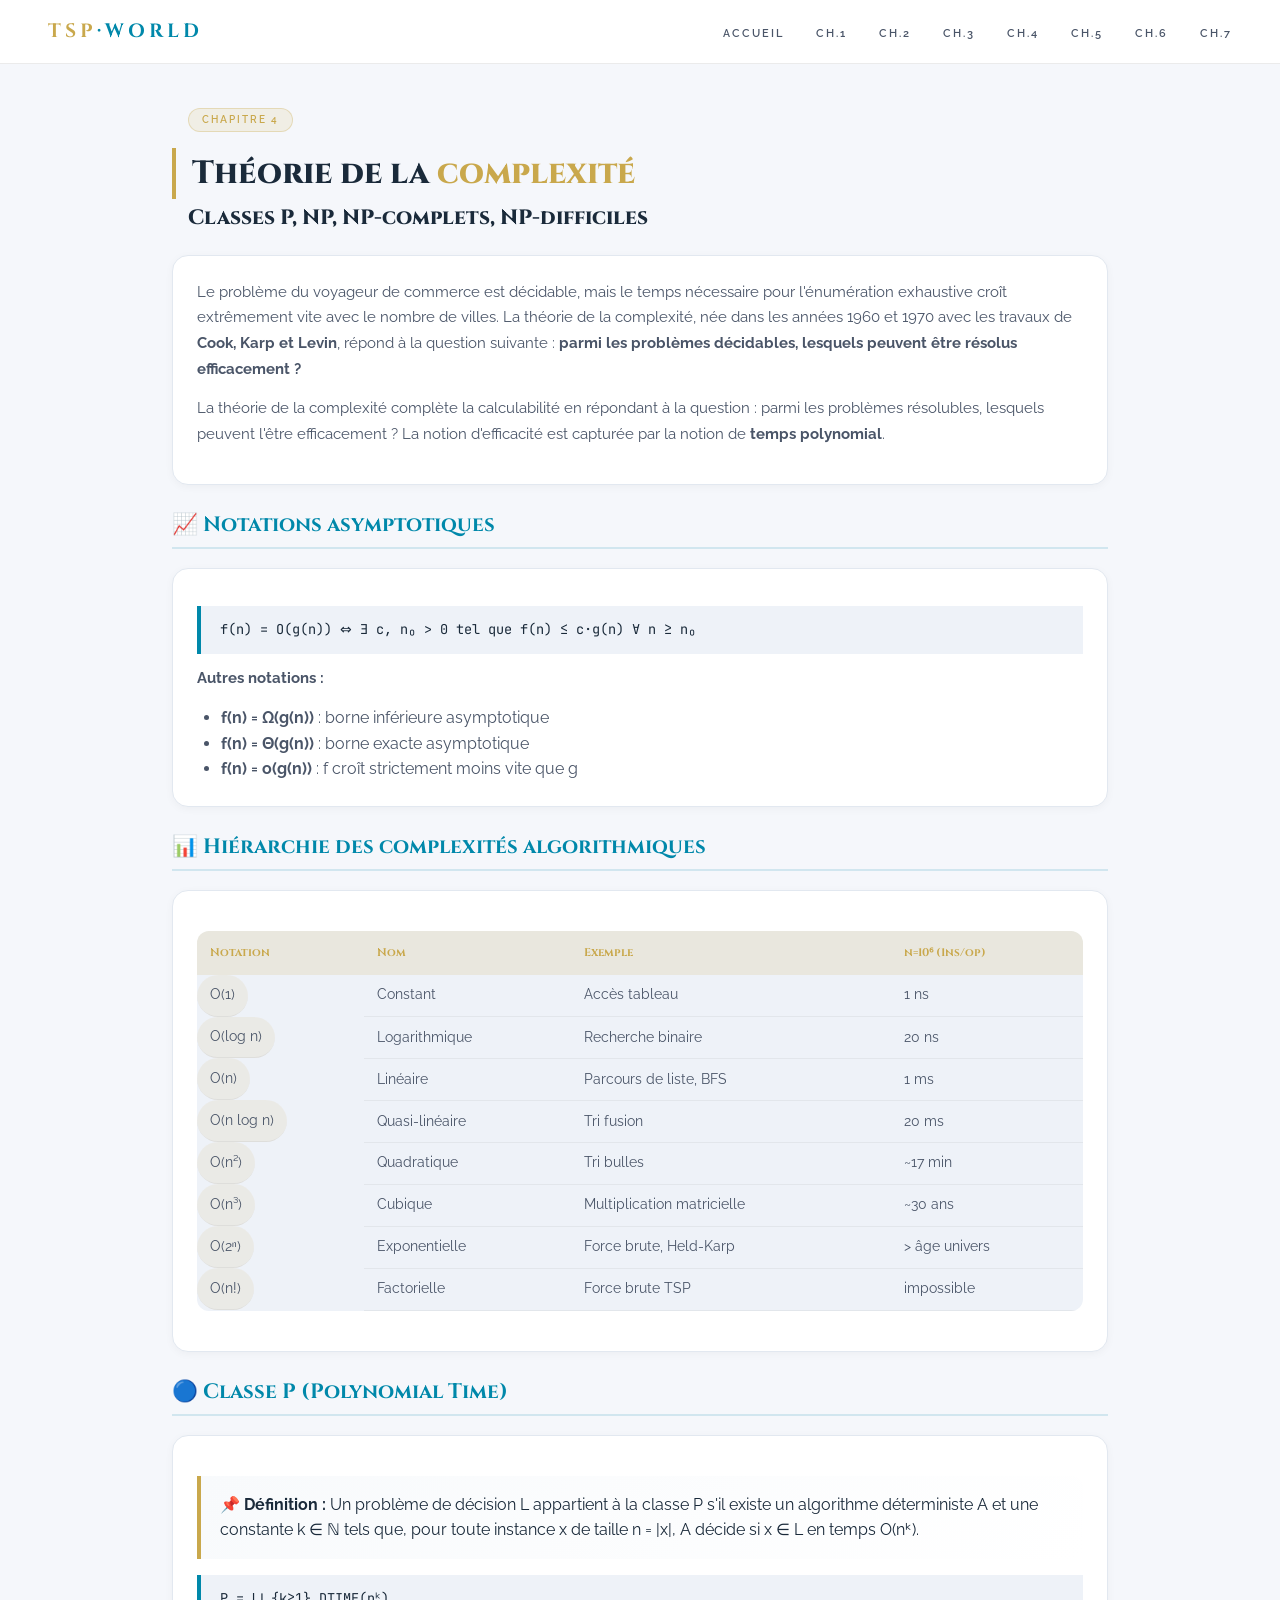
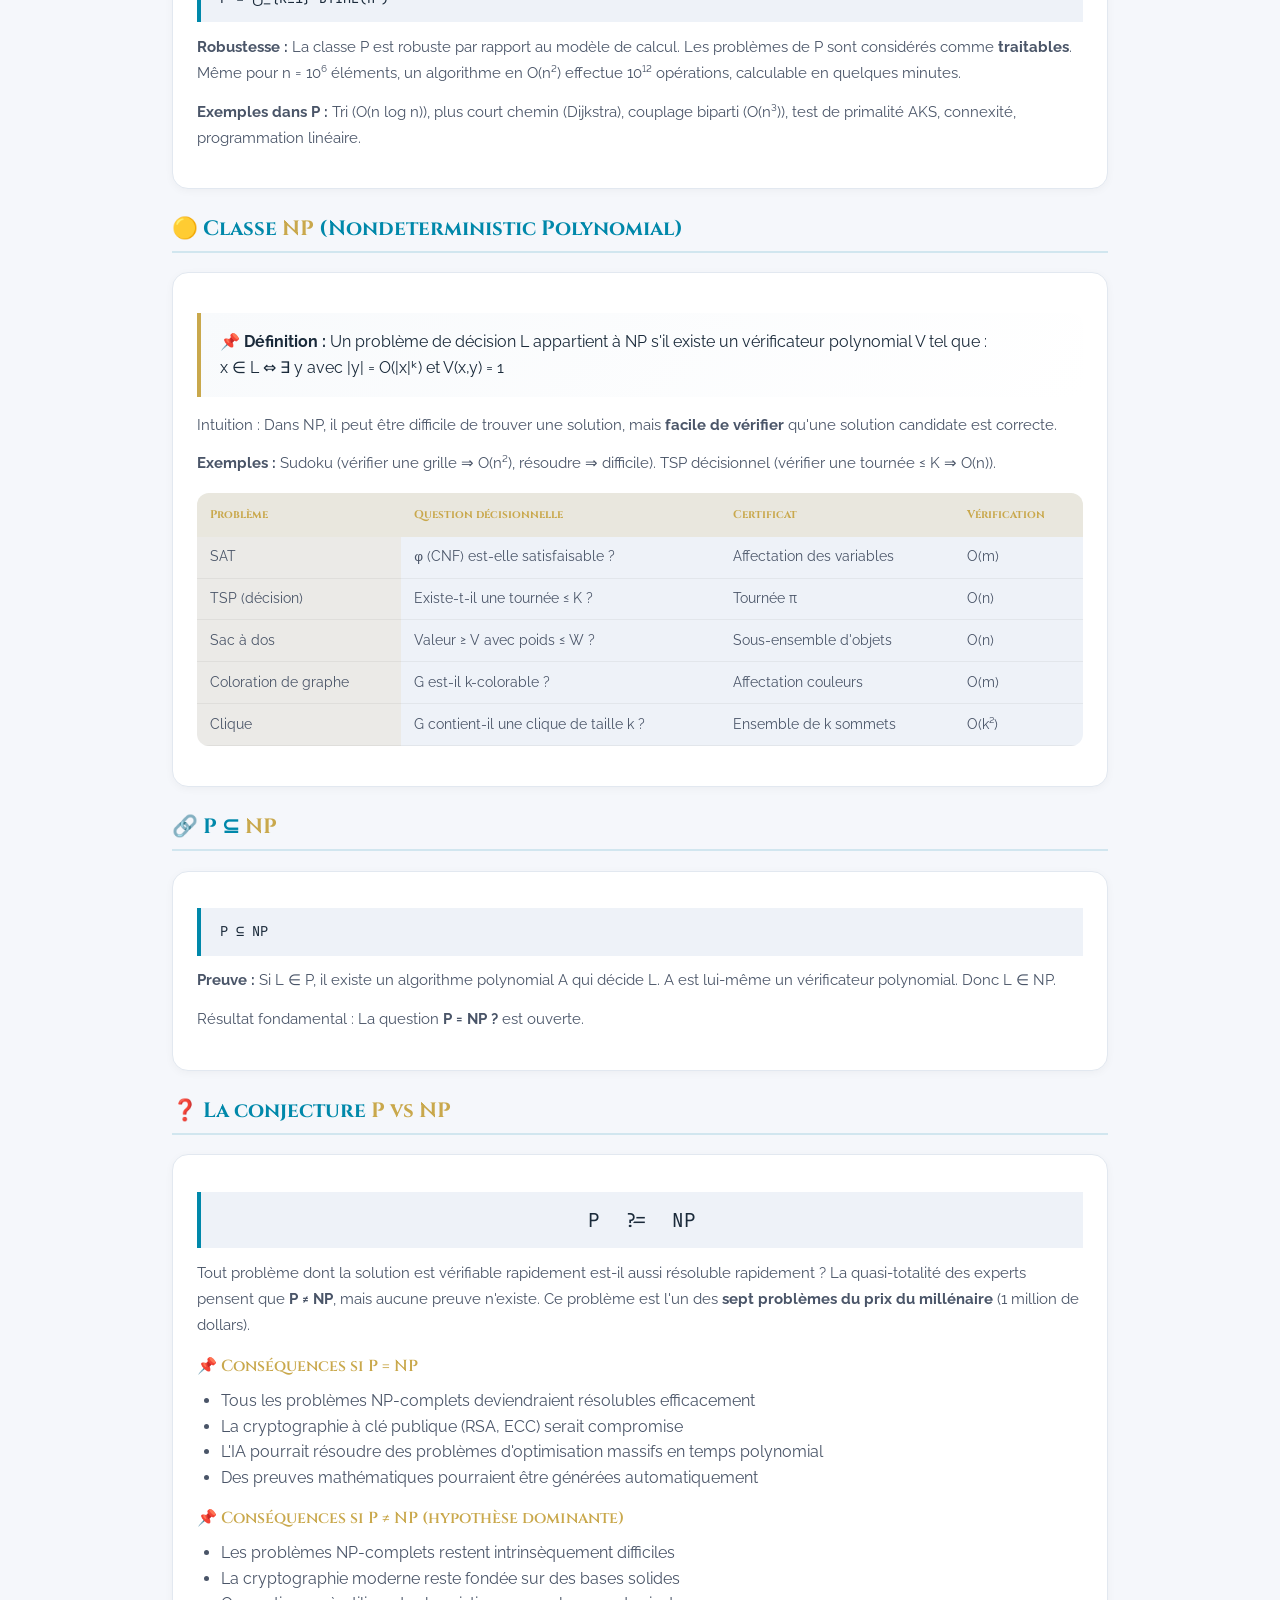
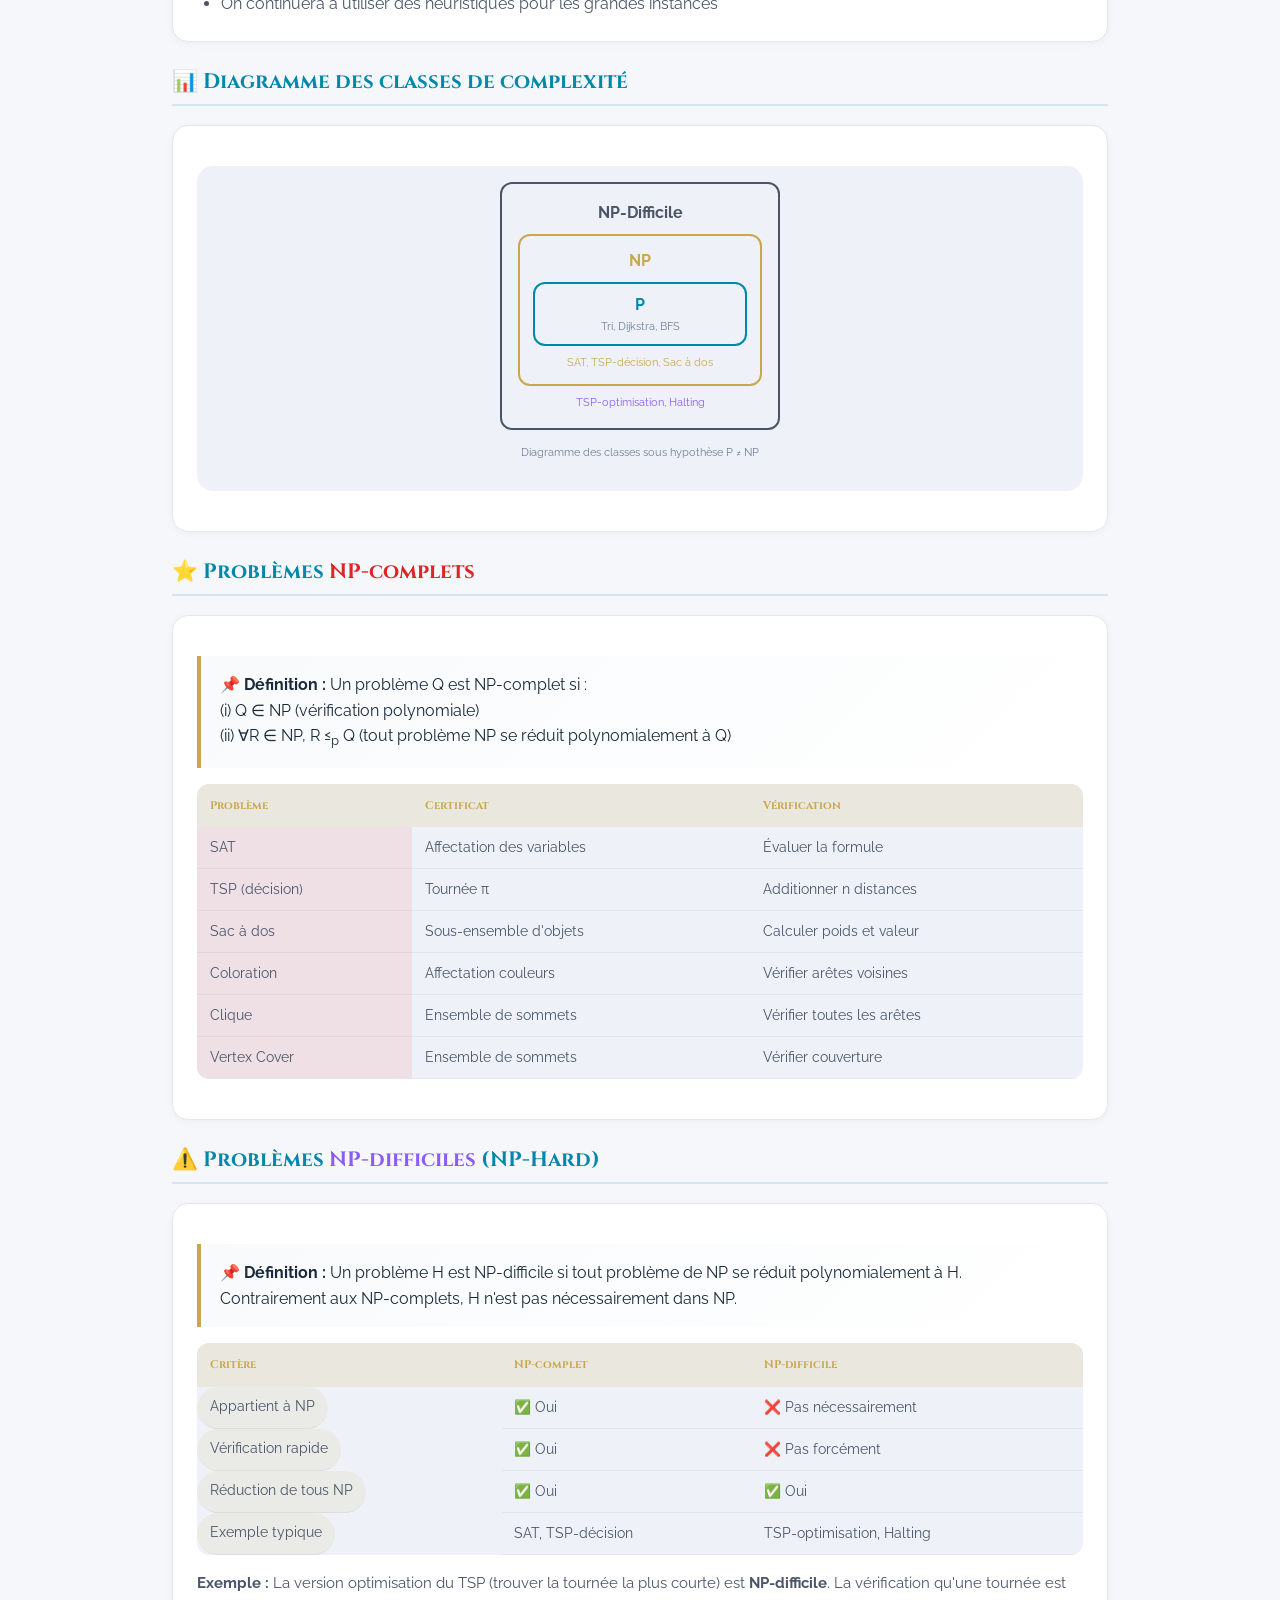
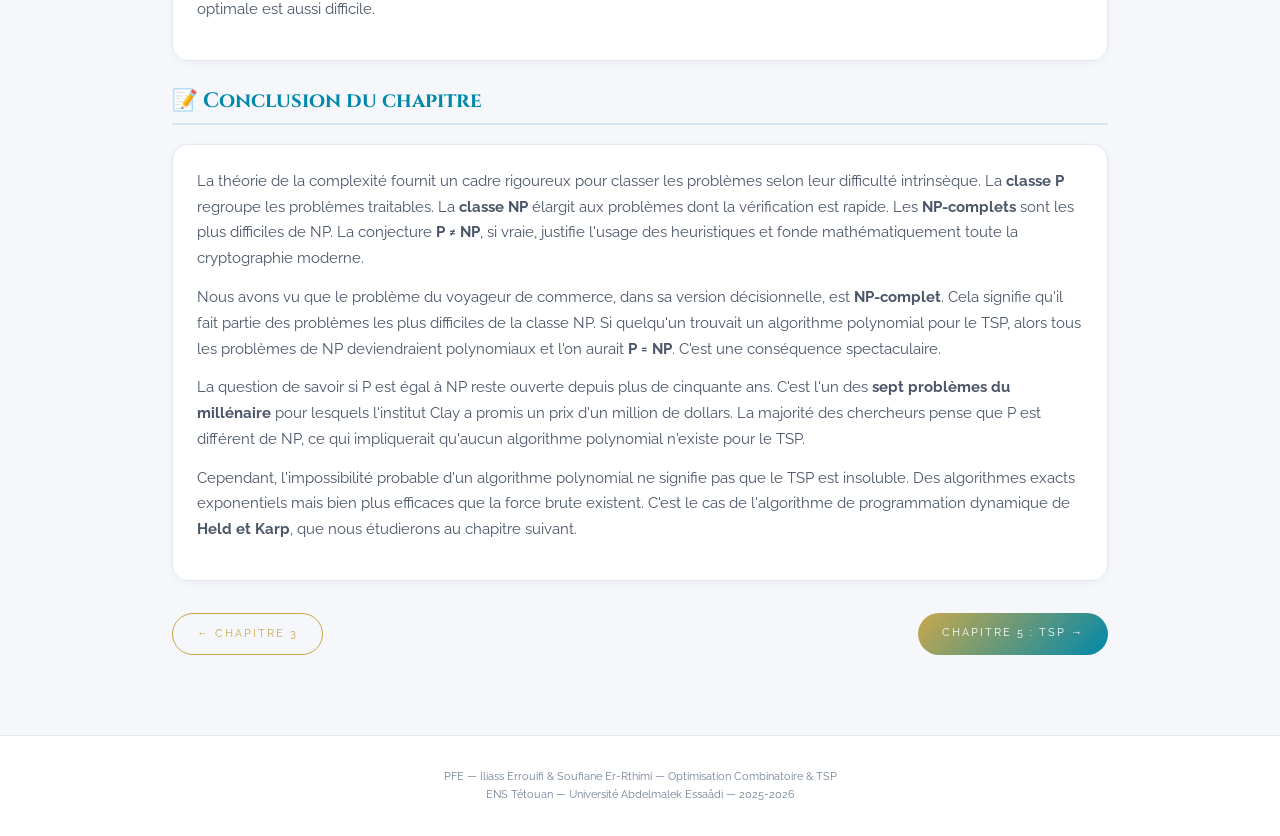
<file: pages/complexites.html>
<!DOCTYPE html>
<html lang="fr">
<head>
  <meta charset="UTF-8">
  <meta name="viewport" content="width=device-width, initial-scale=1.0">
  <title>Chapitre 4 | Complexité : P, NP, NP-Complet | PFE 2025-2026</title>
  <link href="https://fonts.googleapis.com/css2?family=Cinzel:wght@400;500;600;700;900&family=Raleway:wght@300;400;500;600;700;800&family=JetBrains+Mono:wght@400;500&display=swap" rel="stylesheet">
  <style>
    * { margin: 0; padding: 0; box-sizing: border-box; }
    body {
      font-family: 'Raleway', sans-serif;
      background: #f5f7fb;
      color: #1a2a3a;
      line-height: 1.6;
    }
    .navbar {
      position: fixed; top: 0; width: 100%; padding: 1rem 3rem;
      background: rgba(255, 255, 255, 0.96); backdrop-filter: blur(12px);
      border-bottom: 1px solid rgba(0, 0, 0, 0.08); z-index: 1000;
      display: flex; justify-content: space-between; align-items: center;
    }
    .logo { font-family: 'Cinzel', serif; font-size: 1.2rem; font-weight: 700; letter-spacing: 4px; color: #c9a84c; text-decoration: none; }
    .logo span { color: #0088aa; }
    .nav-links { display: flex; gap: 2rem; list-style: none; }
    .nav-links a { color: #4a5568; text-decoration: none; font-size: 0.7rem; letter-spacing: 2px; text-transform: uppercase; transition: 0.3s; font-weight: 600; }
    .nav-links a:hover { color: #c9a84c; }
    .container { max-width: 1000px; margin: 0 auto; padding: 100px 2rem 3rem; }
    h1 { font-family: 'Cinzel', serif; font-size: 2rem; font-weight: 800; color: #1a2a3a; margin-bottom: 0.5rem; border-left: 4px solid #c9a84c; padding-left: 1rem; }
    h1 span { color: #c9a84c; }
    .chapitre-badge { display: inline-block; background: rgba(201,168,76,0.12); border: 1px solid rgba(201,168,76,0.3); border-radius: 50px; padding: 0.2rem 0.8rem; font-size: 0.6rem; letter-spacing: 2px; color: #c9a84c; margin: 0.5rem 0 1rem 1rem; font-weight: 600; }
    h2 { font-family: 'Cinzel', serif; font-size: 1.3rem; font-weight: 700; color: #0088aa; margin: 1.5rem 0 1rem; border-bottom: 2px solid rgba(0,136,170,0.15); padding-bottom: 0.3rem; }
    h3 { font-family: 'Cinzel', serif; font-size: 1rem; font-weight: 600; color: #c9a84c; margin: 1rem 0 0.5rem; }
    .card { background: white; border-radius: 16px; padding: 1.5rem; margin: 1.2rem 0; box-shadow: 0 2px 8px rgba(0,0,0,0.04); border: 1px solid #e2e8f0; }
    .card p { color: #4a5568; margin-bottom: 0.8rem; font-size: 0.95rem; line-height: 1.7; }
    .definition { background: linear-gradient(135deg, #f8fafc, #ffffff); border-left: 4px solid #c9a84c; padding: 1rem 1.2rem; margin: 1rem 0; border-radius: 0 12px 12px 0; }
    .formula { background: #eef2f8; border-left: 4px solid #0088aa; padding: 0.8rem 1.2rem; font-family: 'JetBrains Mono', monospace; font-size: 0.85rem; color: #1a2a3a; margin: 0.8rem 0; overflow-x: auto; }
    .table-classes { width: 100%; border-collapse: collapse; background: #eef2f8; border-radius: 12px; overflow: hidden; margin: 1rem 0; }
    .table-classes th { background: rgba(201,168,76,0.15); padding: 0.8rem; font-family: 'Cinzel', serif; font-size: 0.7rem; color: #c9a84c; text-align: left; }
    .table-classes td { padding: 0.6rem 0.8rem; border-bottom: 1px solid rgba(0,0,0,0.05); color: #4a5568; font-size: 0.85rem; }
    .badge { display: inline-block; background: rgba(201,168,76,0.1); padding: 0.2rem 0.6rem; border-radius: 30px; font-size: 0.7rem; color: #c9a84c; margin-right: 0.5rem; }
    .badge-p { background: rgba(0,212,200,0.1); color: #0088aa; }
    .badge-np { background: rgba(201,168,76,0.1); color: #c9a84c; }
    .badge-npc { background: rgba(239,68,68,0.1); color: #dc2626; }
    .badge-nph { background: rgba(139,92,246,0.1); color: #8b5cf6; }
    .diagram { text-align: center; margin: 1rem 0; }
    .complexity-box { background: #eef2f8; border-radius: 16px; padding: 1rem; text-align: center; margin: 1rem 0; }
    .btn-nav { display: flex; justify-content: space-between; margin-top: 2rem; gap: 1rem; }
    .btn-prev, .btn-next { padding: 0.7rem 1.5rem; text-decoration: none; border-radius: 50px; font-size: 0.7rem; letter-spacing: 2px; text-transform: uppercase; transition: 0.3s; }
    .btn-prev { border: 1px solid #c9a84c; color: #c9a84c; background: transparent; }
    .btn-prev:hover { background: rgba(201,168,76,0.1); }
    .btn-next { background: linear-gradient(135deg, #c9a84c, #0088aa); color: white; border: none; }
    .btn-next:hover { transform: translateX(3px); box-shadow: 0 5px 20px rgba(201,168,76,0.3); }
    footer { text-align: center; padding: 2rem; border-top: 1px solid #e2e8f0; background: #ffffff; margin-top: 2rem; color: #718096; font-size: 0.7rem; }
    @media (max-width: 768px) { .navbar { padding: 1rem; } .nav-links { display: none; } .container { padding: 80px 1rem 2rem; } h1 { font-size: 1.5rem; } }
  </style>
</head>
<body>

<nav class="navbar">
  <a href="../index.html" class="logo">TSP<span>·WORLD</span></a>
  <ul class="nav-links">
    <li><a href="../index.html">Accueil</a></li>
    <li><a href="01-introduction.html">Ch.1</a></li>
    <li><a href="02-optimisation-combinatoire.html">Ch.2</a></li>
    <li><a href="03-calculabilite.html">Ch.3</a></li>
    <li><a href="04-complexites.html">Ch.4</a></li>
    <li><a href="05-tsp.html">Ch.5</a></li>
    <li><a href="06-programmation-dynamique.html">Ch.6</a></li>
    <li><a href="07-methodes-resolution.html">Ch.7</a></li>
  </ul>
</nav>

<div class="container">
  <span class="chapitre-badge">CHAPITRE 4</span>
  <h1>Théorie de la <span>complexité</span></h1>
  <h1 style="font-size: 1.3rem; border-left: none; margin-top: -0.3rem;">Classes P, NP, NP-complets, NP-difficiles</h1>

  <!-- INTRODUCTION -->
  <div class="card">
    <p>Le problème du voyageur de commerce est décidable, mais le temps nécessaire pour l'énumération exhaustive croît extrêmement vite avec le nombre de villes. La théorie de la complexité, née dans les années 1960 et 1970 avec les travaux de <strong>Cook, Karp et Levin</strong>, répond à la question suivante : <strong>parmi les problèmes décidables, lesquels peuvent être résolus efficacement ?</strong></p>
    <p>La théorie de la complexité complète la calculabilité en répondant à la question : parmi les problèmes résolubles, lesquels peuvent l'être efficacement ? La notion d'efficacité est capturée par la notion de <strong>temps polynomial</strong>.</p>
  </div>

  <!-- NOTATIONS ASYMPTOTIQUES -->
  <h2>📈 Notations asymptotiques</h2>
  <div class="card">
    <div class="formula">
      f(n) = O(g(n))  ⇔  ∃ c, n₀ > 0 tel que f(n) ≤ c·g(n) ∀ n ≥ n₀
    </div>
    <p><strong>Autres notations :</strong></p>
    <ul style="margin-left: 1.5rem; color: #4a5568;">
      <li><strong>f(n) = Ω(g(n))</strong> : borne inférieure asymptotique</li>
      <li><strong>f(n) = Θ(g(n))</strong> : borne exacte asymptotique</li>
      <li><strong>f(n) = o(g(n))</strong> : f croît strictement moins vite que g</li>
    </ul>
  </div>

  <!-- TABLEAU DES COMPLEXITÉS -->
  <h2>📊 Hiérarchie des complexités algorithmiques</h2>
  <div class="card">
    <table class="table-classes">
      <thead><tr><th>Notation</th><th>Nom</th><th>Exemple</th><th>n=10⁶ (1ns/op)</th></tr></thead>
      <tbody>
        <tr><td class="badge">O(1)</td><td>Constant</td><td>Accès tableau</td><td>1 ns</td></tr>
        <tr><td class="badge">O(log n)</td><td>Logarithmique</td><td>Recherche binaire</td><td>20 ns</td></tr>
        <tr><td class="badge">O(n)</td><td>Linéaire</td><td>Parcours de liste, BFS</td><td>1 ms</td></tr>
        <tr><td class="badge">O(n log n)</td><td>Quasi-linéaire</td><td>Tri fusion</td><td>20 ms</td></tr>
        <tr><td class="badge">O(n²)</td><td>Quadratique</td><td>Tri bulles</td><td>~17 min</td></tr>
        <tr><td class="badge">O(n³)</td><td>Cubique</td><td>Multiplication matricielle</td><td>~30 ans</td></tr>
        <tr><td class="badge">O(2ⁿ)</td><td>Exponentielle</td><td>Force brute, Held-Karp</td><td>&gt; âge univers</td></tr>
        <tr><td class="badge">O(n!)</td><td>Factorielle</td><td>Force brute TSP</td><td>impossible</td></tr>
      </tbody>
    </table>
  </div>

  <!-- CLASSE P -->
  <h2>🔵 Classe <span style="color:#0088aa">P</span> (Polynomial Time)</h2>
  <div class="card">
    <div class="definition">
      <strong>📌 Définition :</strong> Un problème de décision L appartient à la classe P s'il existe un algorithme déterministe A et une constante k ∈ ℕ tels que, pour toute instance x de taille n = |x|, A décide si x ∈ L en temps O(nᵏ).
    </div>
    <div class="formula">
      P = ⋃_{k≥1} DTIME(nᵏ)
    </div>
    <p><strong>Robustesse :</strong> La classe P est robuste par rapport au modèle de calcul. Les problèmes de P sont considérés comme <strong>traitables</strong>. Même pour n = 10⁶ éléments, un algorithme en O(n²) effectue 10¹² opérations, calculable en quelques minutes.</p>
    <p><strong>Exemples dans P :</strong> Tri (O(n log n)), plus court chemin (Dijkstra), couplage biparti (O(n³)), test de primalité AKS, connexité, programmation linéaire.</p>
  </div>

  <!-- CLASSE NP -->
  <h2>🟡 Classe <span style="color:#c9a84c">NP</span> (Nondeterministic Polynomial)</h2>
  <div class="card">
    <div class="definition">
      <strong>📌 Définition :</strong> Un problème de décision L appartient à NP s'il existe un vérificateur polynomial V tel que :<br>
      x ∈ L ⇔ ∃ y avec |y| = O(|x|ᵏ) et V(x,y) = 1
    </div>
    <p>Intuition : Dans NP, il peut être difficile de trouver une solution, mais <strong>facile de vérifier</strong> qu'une solution candidate est correcte.</p>
    <p><strong>Exemples :</strong> Sudoku (vérifier une grille ⇒ O(n²), résoudre ⇒ difficile). TSP décisionnel (vérifier une tournée ≤ K ⇒ O(n)).</p>
    
    <table class="table-classes">
      <thead><tr><th>Problème</th><th>Question décisionnelle</th><th>Certificat</th><th>Vérification</th></tr></thead>
      <tbody>
        <tr><td class="badge-np">SAT</td><td>φ (CNF) est-elle satisfaisable ?</td><td>Affectation des variables</td><td>O(m)</td></tr>
        <tr><td class="badge-np">TSP (décision)</td><td>Existe-t-il une tournée ≤ K ?</td><td>Tournée π</td><td>O(n)</td></tr>
        <tr><td class="badge-np">Sac à dos</td><td>Valeur ≥ V avec poids ≤ W ?</td><td>Sous-ensemble d'objets</td><td>O(n)</td></tr>
        <tr><td class="badge-np">Coloration de graphe</td><td>G est-il k-colorable ?</td><td>Affectation couleurs</td><td>O(m)</td></tr>
        <tr><td class="badge-np">Clique</td><td>G contient-il une clique de taille k ?</td><td>Ensemble de k sommets</td><td>O(k²)</td></tr>
      </tbody>
    </table>
  </div>

  <!-- P ⊆ NP -->
  <h2>🔗 <span style="color:#0088aa">P</span> ⊆ <span style="color:#c9a84c">NP</span></h2>
  <div class="card">
    <div class="formula">
      P ⊆ NP
    </div>
    <p><strong>Preuve :</strong> Si L ∈ P, il existe un algorithme polynomial A qui décide L. A est lui-même un vérificateur polynomial. Donc L ∈ NP.</p>
    <p>Résultat fondamental : La question <strong>P = NP ?</strong> est ouverte.</p>
  </div>

  <!-- CONJECTURE P VS NP -->
  <h2>❓ La conjecture <span style="color:#c9a84c">P vs NP</span></h2>
  <div class="card">
    <div class="formula" style="text-align: center; font-size: 1.2rem;">
      P &nbsp;?=&nbsp; NP
    </div>
    <p>Tout problème dont la solution est vérifiable rapidement est-il aussi résoluble rapidement ? La quasi-totalité des experts pensent que <strong>P ≠ NP</strong>, mais aucune preuve n'existe. Ce problème est l'un des <strong>sept problèmes du prix du millénaire</strong> (1 million de dollars).</p>
    
    <h3>📌 Conséquences si P = NP</h3>
    <ul style="margin-left: 1.5rem; color: #4a5568;">
      <li>Tous les problèmes NP-complets deviendraient résolubles efficacement</li>
      <li>La cryptographie à clé publique (RSA, ECC) serait compromise</li>
      <li>L'IA pourrait résoudre des problèmes d'optimisation massifs en temps polynomial</li>
      <li>Des preuves mathématiques pourraient être générées automatiquement</li>
    </ul>
    
    <h3>📌 Conséquences si P ≠ NP (hypothèse dominante)</h3>
    <ul style="margin-left: 1.5rem; color: #4a5568;">
      <li>Les problèmes NP-complets restent intrinsèquement difficiles</li>
      <li>La cryptographie moderne reste fondée sur des bases solides</li>
      <li>On continuera à utiliser des heuristiques pour les grandes instances</li>
    </ul>
  </div>

  <!-- DIAGRAMME DES CLASSES -->
  <h2>📊 Diagramme des classes de complexité</h2>
  <div class="card">
    <div class="complexity-box">
      <div style="border: 2px solid #4a5568; border-radius: 12px; padding: 1rem; display: inline-block; min-width: 280px;">
        <div style="text-align: center; font-weight: 700; color: #4a5568;">NP-Difficile</div>
        <div style="border: 2px solid #c9a84c; border-radius: 12px; padding: 0.8rem; margin-top: 0.5rem;">
          <div style="text-align: center; font-weight: 700; color: #c9a84c;">NP</div>
          <div style="border: 2px solid #0088aa; border-radius: 12px; padding: 0.5rem; margin-top: 0.5rem;">
            <div style="text-align: center; font-weight: 700; color: #0088aa;">P</div>
            <div style="font-size: 0.7rem; text-align: center; color: #718096;">Tri, Dijkstra, BFS</div>
          </div>
          <div style="margin-top: 0.5rem; text-align: center; font-size: 0.7rem; color: #c9a84c;">SAT, TSP-décision, Sac à dos</div>
        </div>
        <div style="margin-top: 0.5rem; text-align: center; font-size: 0.7rem; color: #8b5cf6;">TSP-optimisation, Halting</div>
      </div>
      <p style="font-size: 0.7rem; color: #718096; margin-top: 0.8rem;">Diagramme des classes sous hypothèse P ≠ NP</p>
    </div>
  </div>

  <!-- PROBLÈMES NP-COMPLETS -->
  <h2>⭐ Problèmes <span style="color:#dc2626">NP-complets</span></h2>
  <div class="card">
    <div class="definition">
      <strong>📌 Définition :</strong> Un problème Q est NP-complet si :<br>
      (i) Q ∈ NP (vérification polynomiale)<br>
      (ii) ∀R ∈ NP, R ≤<sub>p</sub> Q (tout problème NP se réduit polynomialement à Q)
    </div>
    
    <table class="table-classes">
      <thead><tr><th>Problème</th><th>Certificat</th><th>Vérification</th></tr></thead>
      <tbody>
        <tr><td class="badge-npc">SAT</td><td>Affectation des variables</td><td>Évaluer la formule</td></tr>
        <tr><td class="badge-npc">TSP (décision)</td><td>Tournée π</td><td>Additionner n distances</td></tr>
        <tr><td class="badge-npc">Sac à dos</td><td>Sous-ensemble d'objets</td><td>Calculer poids et valeur</td></tr>
        <tr><td class="badge-npc">Coloration</td><td>Affectation couleurs</td><td>Vérifier arêtes voisines</td></tr>
        <tr><td class="badge-npc">Clique</td><td>Ensemble de sommets</td><td>Vérifier toutes les arêtes</td></tr>
        <tr><td class="badge-npc">Vertex Cover</td><td>Ensemble de sommets</td><td>Vérifier couverture</td></tr>
      </tbody>
    </table>
  </div>

  <!-- PROBLÈMES NP-DIFFICILES -->
  <h2>⚠️ Problèmes <span style="color:#8b5cf6">NP-difficiles</span> (NP-Hard)</h2>
  <div class="card">
    <div class="definition">
      <strong>📌 Définition :</strong> Un problème H est NP-difficile si tout problème de NP se réduit polynomialement à H. Contrairement aux NP-complets, H n'est pas nécessairement dans NP.
    </div>
    <table class="table-classes">
      <thead><tr><th>Critère</th><th>NP-complet</th><th>NP-difficile</th></tr></thead>
      <tbody>
        <tr><td class="badge">Appartient à NP</td><td>✅ Oui</td><td>❌ Pas nécessairement</td></tr>
        <tr><td class="badge">Vérification rapide</td><td>✅ Oui</td><td>❌ Pas forcément</td></tr>
        <tr><td class="badge">Réduction de tous NP</td><td>✅ Oui</td><td>✅ Oui</td></tr>
        <tr><td class="badge">Exemple typique</td><td>SAT, TSP-décision</td><td>TSP-optimisation, Halting</td></tr>
      </tbody>
    </table>
    <p><strong>Exemple :</strong> La version optimisation du TSP (trouver la tournée la plus courte) est <strong>NP-difficile</strong>. La vérification qu'une tournée est optimale est aussi difficile.</p>
  </div>

  <!-- CONCLUSION -->
  <h2>📝 Conclusion du chapitre</h2>
  <div class="card">
    <p>La théorie de la complexité fournit un cadre rigoureux pour classer les problèmes selon leur difficulté intrinsèque. La <strong>classe P</strong> regroupe les problèmes traitables. La <strong>classe NP</strong> élargit aux problèmes dont la vérification est rapide. Les <strong>NP-complets</strong> sont les plus difficiles de NP. La conjecture <strong>P ≠ NP</strong>, si vraie, justifie l'usage des heuristiques et fonde mathématiquement toute la cryptographie moderne.</p>
    
    <p>Nous avons vu que le problème du voyageur de commerce, dans sa version décisionnelle, est <strong>NP-complet</strong>. Cela signifie qu'il fait partie des problèmes les plus difficiles de la classe NP. Si quelqu'un trouvait un algorithme polynomial pour le TSP, alors tous les problèmes de NP deviendraient polynomiaux et l'on aurait <strong>P = NP</strong>. C'est une conséquence spectaculaire.</p>
    
    <p>La question de savoir si P est égal à NP reste ouverte depuis plus de cinquante ans. C'est l'un des <strong>sept problèmes du millénaire</strong> pour lesquels l'institut Clay a promis un prix d'un million de dollars. La majorité des chercheurs pense que P est différent de NP, ce qui impliquerait qu'aucun algorithme polynomial n'existe pour le TSP.</p>
    
    <p>Cependant, l'impossibilité probable d'un algorithme polynomial ne signifie pas que le TSP est insoluble. Des algorithmes exacts exponentiels mais bien plus efficaces que la force brute existent. C'est le cas de l'algorithme de programmation dynamique de <strong>Held et Karp</strong>, que nous étudierons au chapitre suivant.</p>
  </div>

  <!-- BOUTONS DE NAVIGATION -->
  <div class="btn-nav">
    <a href="03-calculabilite.html" class="btn-prev">← Chapitre 3</a>
    <a href="05-tsp.html" class="btn-next">Chapitre 5 : TSP →</a>
  </div>
</div>

<footer>
  <p>PFE — Iliass Errouifi & Soufiane Er-Rthimi — Optimisation Combinatoire & TSP</p>
  <p>ENS Tétouan — Université Abdelmalek Essaâdi — 2025-2026</p>
</footer>

</body>
</html>
</file>
<file: assets/slide-deck.css>
:root {
  --ink: #132236;
  --muted: #6f7d95;
  --gold: #c9a84c;
  --gold-soft: #f4efe4;
  --teal: #0090aa;
  --teal-dark: #173446;
  --panel: #ffffff;
  --line: rgba(30, 48, 68, 0.08);
}
* { box-sizing: border-box; margin: 0; padding: 0; }
html, body { height: 100%; }
body {
  min-height: 100vh;
  overflow: hidden;
  font-family: 'Raleway', sans-serif;
  color: var(--ink);
  background:
    linear-gradient(var(--line) 1px, transparent 1px),
    linear-gradient(90deg, var(--line) 1px, transparent 1px),
    radial-gradient(circle at 0% 0%, rgba(201, 168, 76, .18), transparent 30%),
    radial-gradient(circle at 100% 100%, rgba(0, 144, 170, .20), transparent 32%),
    #f6f9fc;
  background-size: 44px 44px, 44px 44px, auto, auto, auto;
}
.deck-shell { min-height: 100vh; padding: clamp(1rem, 3vw, 4.5rem) clamp(1rem, 4vw, 7rem) 6.5rem; display: grid; place-items: center; }
.slide-card {
  width: min(1740px, 100%);
  min-height: min(76vh, 720px);
  display: grid;
  grid-template-columns: minmax(360px, 40%) 1fr;
  border-radius: 34px;
  overflow: hidden;
  background: rgba(255,255,255,.94);
  box-shadow: 0 35px 85px rgba(22, 40, 58, .13), inset 0 1px 0 rgba(255,255,255,.9);
  opacity: 0;
  transform: translateY(14px) scale(.985);
  animation: slideIn .45s ease forwards;
}
@keyframes slideIn { to { opacity: 1; transform: translateY(0) scale(1); } }
.slide-left {
  position: relative;
  overflow: hidden;
  padding: clamp(2rem, 4vw, 4.2rem);
  color: #fff;
  background: linear-gradient(145deg, #1d3348 0%, #176b7d 55%, #1598b0 100%);
  display: flex;
  flex-direction: column;
  justify-content: center;
  gap: 2rem;
}
.slide-left::before { content: ""; position: absolute; width: 520px; height: 520px; border: 1px solid rgba(255,255,255,.18); border-radius: 50%; left: -260px; top: -160px; }
.slide-left::after { content: ""; position: absolute; inset: 0; background: radial-gradient(circle at 15% 20%, rgba(255,255,255,.10), transparent 24%); pointer-events: none; }
.kicker {
  position: relative;
  align-self: flex-start;
  z-index: 1;
  padding: .45rem 1rem;
  border-radius: 999px;
  border: 1px solid rgba(255,255,255,.35);
  background: rgba(255,255,255,.12);
  color: #ffe391;
  font-weight: 800;
  letter-spacing: .18em;
  text-transform: uppercase;
  font-size: clamp(.72rem, .85vw, .95rem);
}
.slide-title {
  position: relative;
  z-index: 1;
  font-family: 'Cinzel', serif;
  font-weight: 900;
  text-transform: uppercase;
  line-height: .98;
  letter-spacing: -.055em;
  font-size: clamp(2.4rem, 5.2vw, 6rem);
}
.slide-title .gold { color: var(--gold); display: block; }
.slide-subtitle {
  position: relative;
  z-index: 1;
  max-width: 620px;
  color: rgba(255,255,255,.88);
  font-size: clamp(1.05rem, 1.5vw, 1.7rem);
  line-height: 1.7;
}
.meta-list { position: relative; z-index: 1; display: grid; gap: .75rem; font-weight: 800; font-size: clamp(.9rem, 1.05vw, 1.18rem); }
.slide-right {
  position: relative;
  padding: clamp(2.4rem, 5vw, 6rem);
  display: flex;
  flex-direction: column;
  justify-content: center;
}
.slide-num {
  position: absolute;
  right: clamp(2rem, 4vw, 4.8rem);
  top: clamp(1.5rem, 3vw, 3.4rem);
  font-family: 'Cinzel', serif;
  font-size: clamp(3.5rem, 6.5vw, 7rem);
  font-weight: 900;
  color: rgba(201,168,76,.12);
  line-height: 1;
}
.objective { align-self: flex-start; padding: .45rem .95rem; border-radius: 999px; border: 1px solid rgba(201,168,76,.45); color: var(--gold); background: rgba(201,168,76,.08); text-transform: uppercase; letter-spacing: .16em; font-weight: 800; font-size: .82rem; margin-bottom: 1.2rem; }
.content-title { font-family: 'Cinzel', serif; text-transform: uppercase; font-size: clamp(2rem, 3.8vw, 4.4rem); line-height: 1.08; letter-spacing: -.04em; margin-bottom: 1.5rem; max-width: 960px; }
.content-title .gold { color: var(--gold); }
.content-text { color: var(--muted); font-size: clamp(1.12rem, 1.55vw, 1.85rem); line-height: 1.75; max-width: 980px; }
.bullets { list-style: none; display: grid; gap: 1.35rem; color: var(--muted); font-size: clamp(1.08rem, 1.45vw, 1.72rem); line-height: 1.45; max-width: 1000px; }
.bullets li { position: relative; padding-left: 2rem; }
.bullets li::before { content: "◆"; position: absolute; left: 0; top: .05em; color: var(--gold); font-size: .62em; }
.chips { display: flex; flex-wrap: wrap; gap: .85rem; margin-top: 1.8rem; }
.chip { padding: .75rem 1.1rem; border: 1px solid #dce4ee; border-radius: 18px; background: #fff; color: var(--ink); font-weight: 800; box-shadow: 0 12px 28px rgba(22,40,58,.06); }
.formula { margin-top: 1.4rem; padding: 1.2rem 1.4rem; border-radius: 22px; background: #f7fafc; border-left: 5px solid var(--gold); font-family: 'JetBrains Mono', monospace; color: var(--ink); font-size: clamp(1rem, 1.25vw, 1.45rem); }
.deck-footer { position: fixed; left: 0; right: 0; bottom: 0; height: 92px; display: grid; grid-template-columns: 220px 1fr 220px; align-items: center; gap: 1rem; padding: 0 1.25rem; background: rgba(255,255,255,.84); backdrop-filter: blur(16px); box-shadow: 0 -12px 35px rgba(22,40,58,.07); }
.nav-btn { height: 56px; border-radius: 999px; border: 1px solid rgba(201,168,76,.35); background: #fff; color: var(--gold); font-weight: 900; letter-spacing: .12em; text-transform: uppercase; cursor: pointer; transition: .25s; font-size: .95rem; }
.nav-btn.next { color: #fff; border: none; background: linear-gradient(135deg, #c9a84c, #0090aa); box-shadow: 0 16px 34px rgba(0,144,170,.22); }
.nav-btn:hover:not(:disabled) { transform: translateY(-2px); }
.nav-btn:disabled { opacity: .42; cursor: not-allowed; }
.progress-wrap { justify-self: center; width: min(560px, 100%); text-align: center; color: #65748c; font-weight: 900; }
.progress-label { margin-bottom: .55rem; }
.progress-track { height: 10px; border-radius: 999px; background: #dfe7f1; overflow: hidden; }
.progress-fill { height: 100%; width: 0%; border-radius: inherit; background: linear-gradient(90deg, #c9a84c, #0090aa); transition: width .35s ease; }
.top-links { position: fixed; z-index: 10; top: 1.1rem; right: 1.3rem; display: flex; gap: .65rem; }
.top-links a { padding: .55rem .85rem; border-radius: 999px; background: rgba(255,255,255,.78); border: 1px solid rgba(19,34,54,.08); color: var(--ink); text-decoration: none; font-weight: 800; font-size: .78rem; backdrop-filter: blur(12px); }
@media (max-width: 980px) {
  body { overflow: auto; }
  .deck-shell { padding: 5.5rem 1rem 7rem; }
  .slide-card { min-height: auto; grid-template-columns: 1fr; }
  .slide-left { min-height: 340px; }
  .deck-footer { grid-template-columns: 1fr; height: auto; padding: .8rem; }
  .nav-btn { height: 48px; }
  .progress-wrap { order: -1; }
}
</file>
